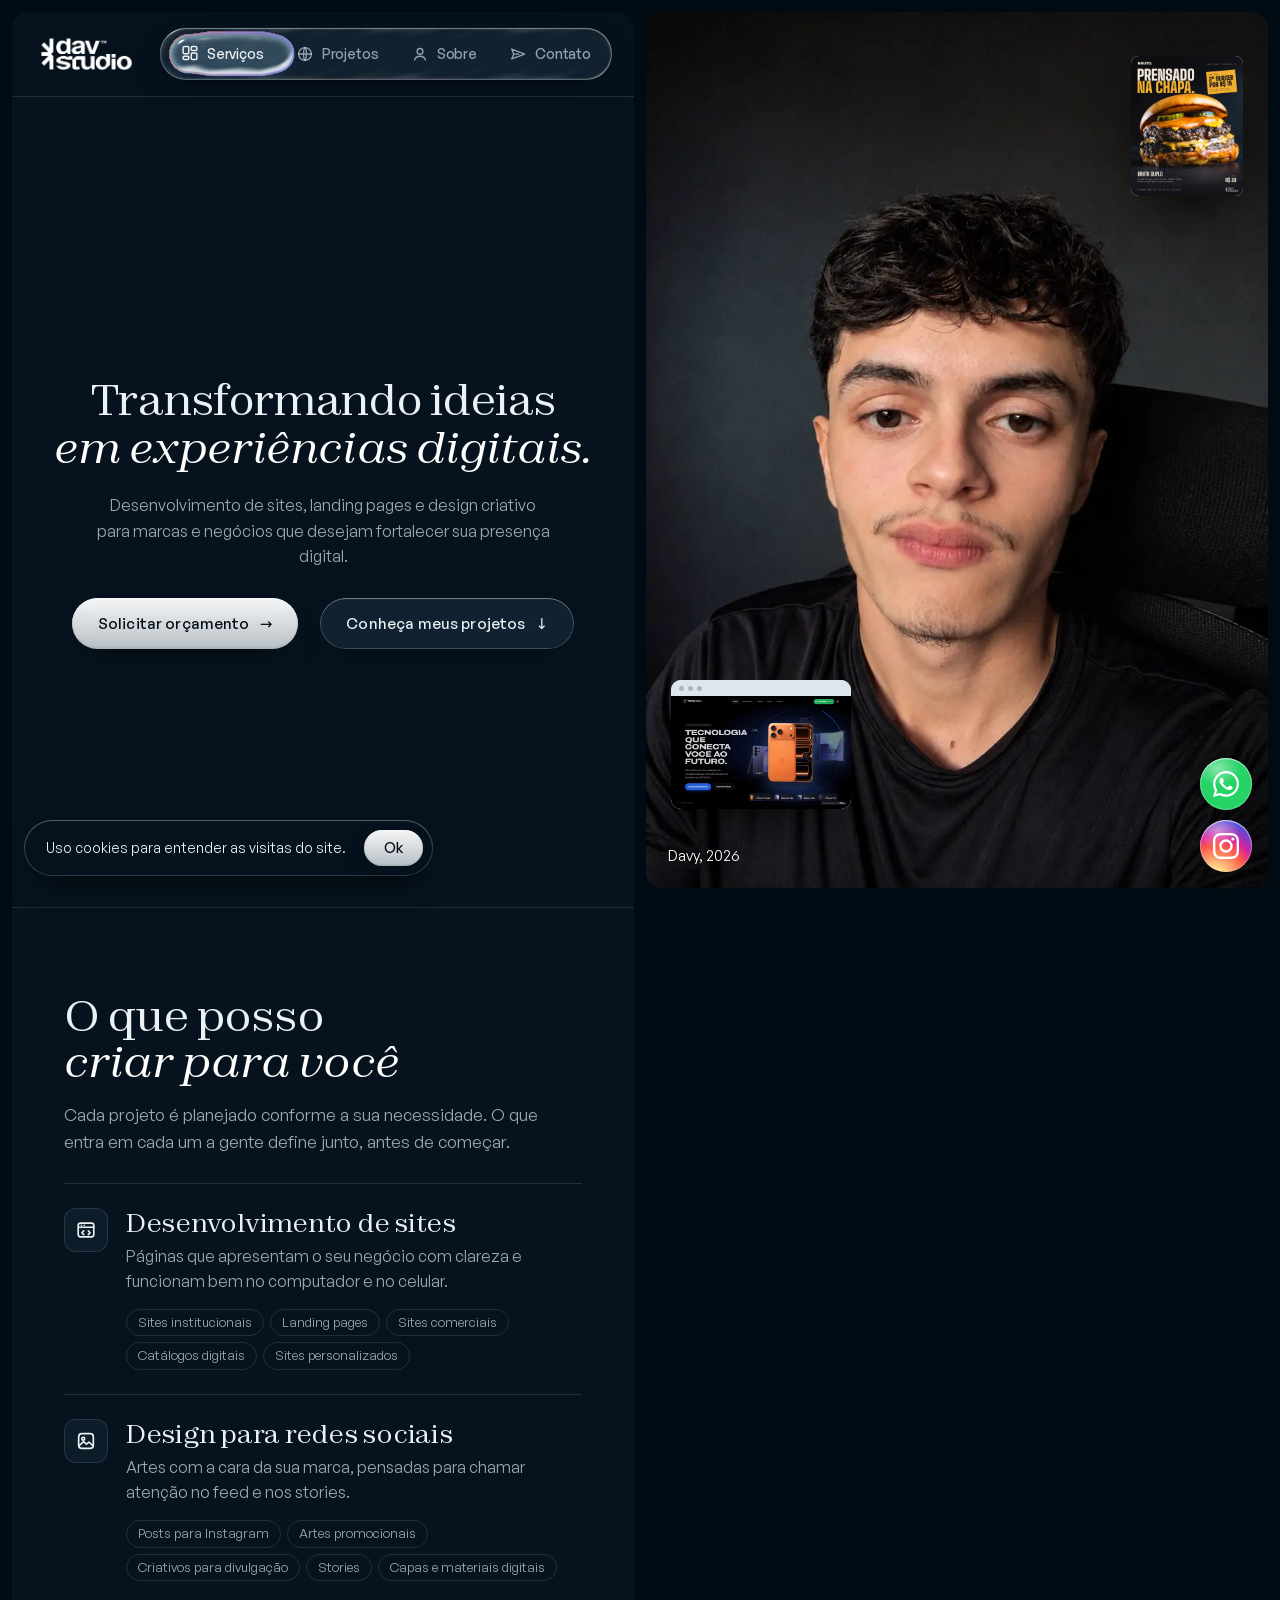
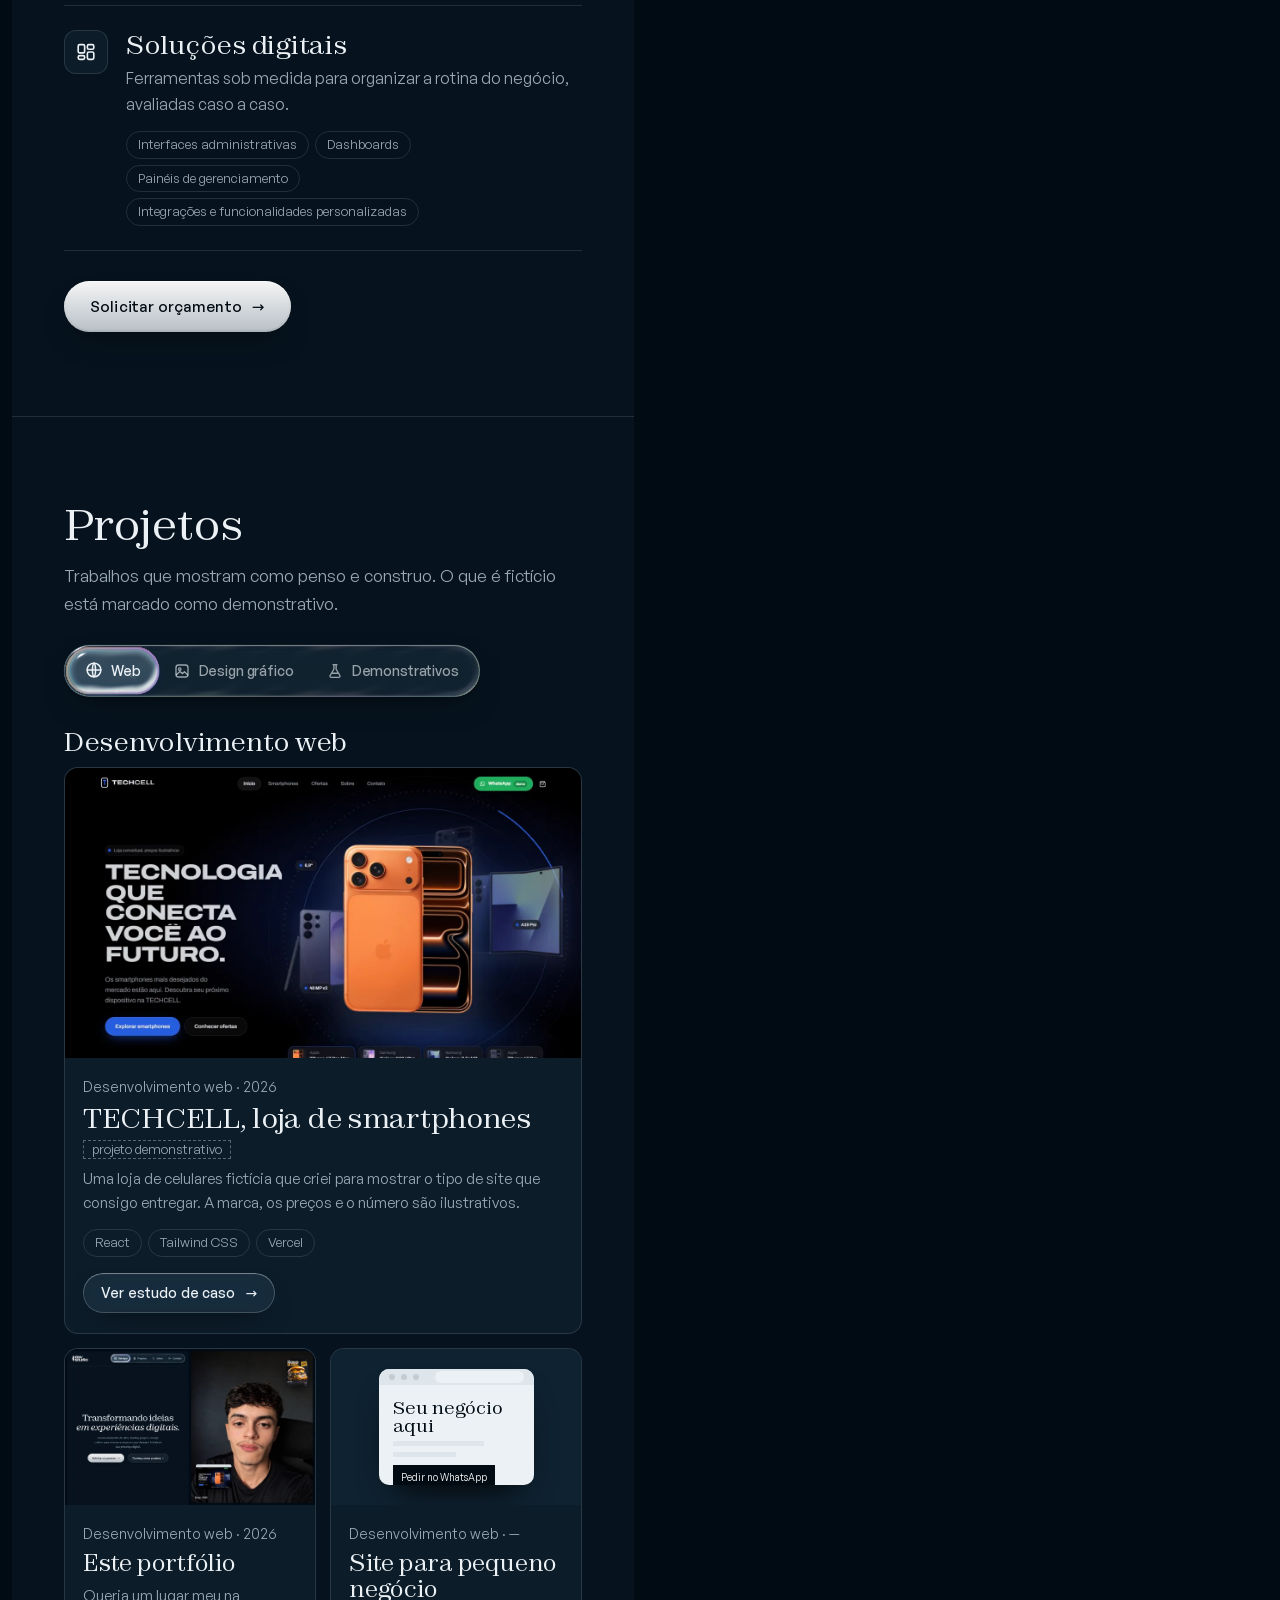
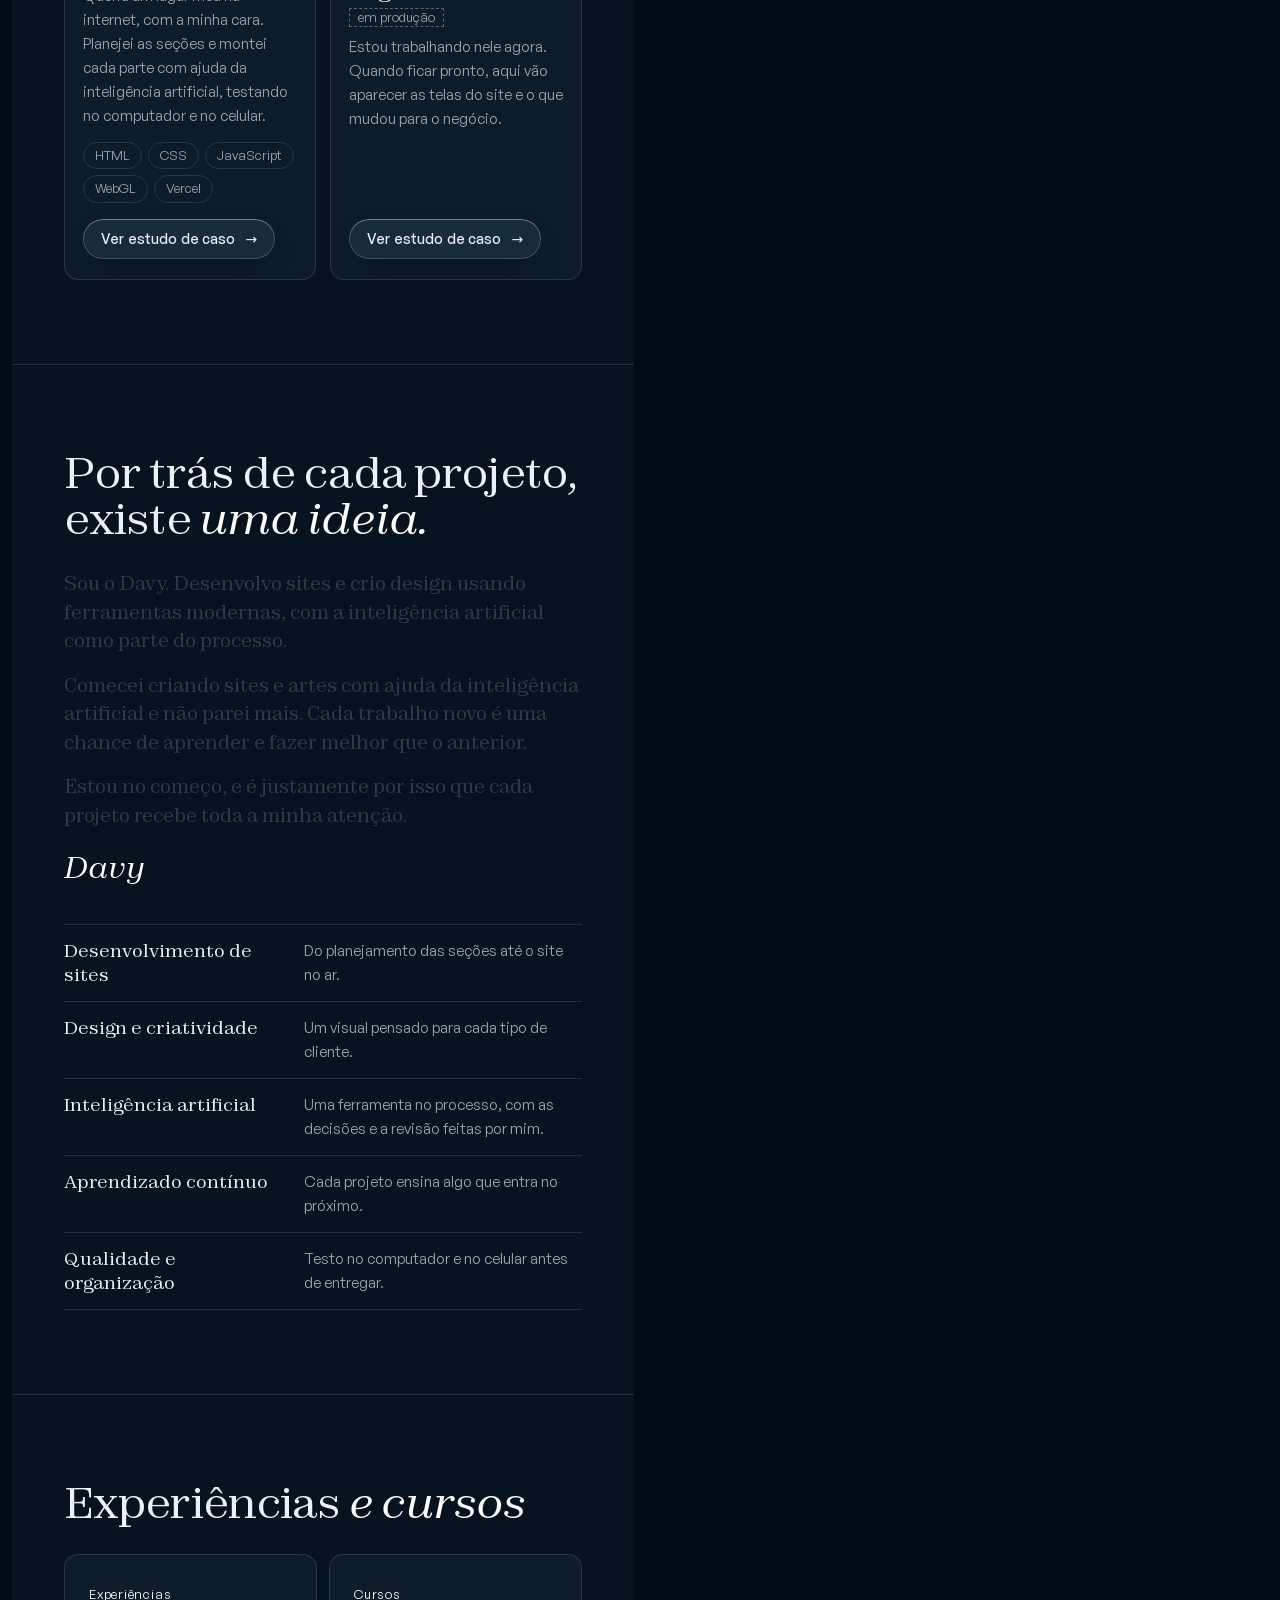
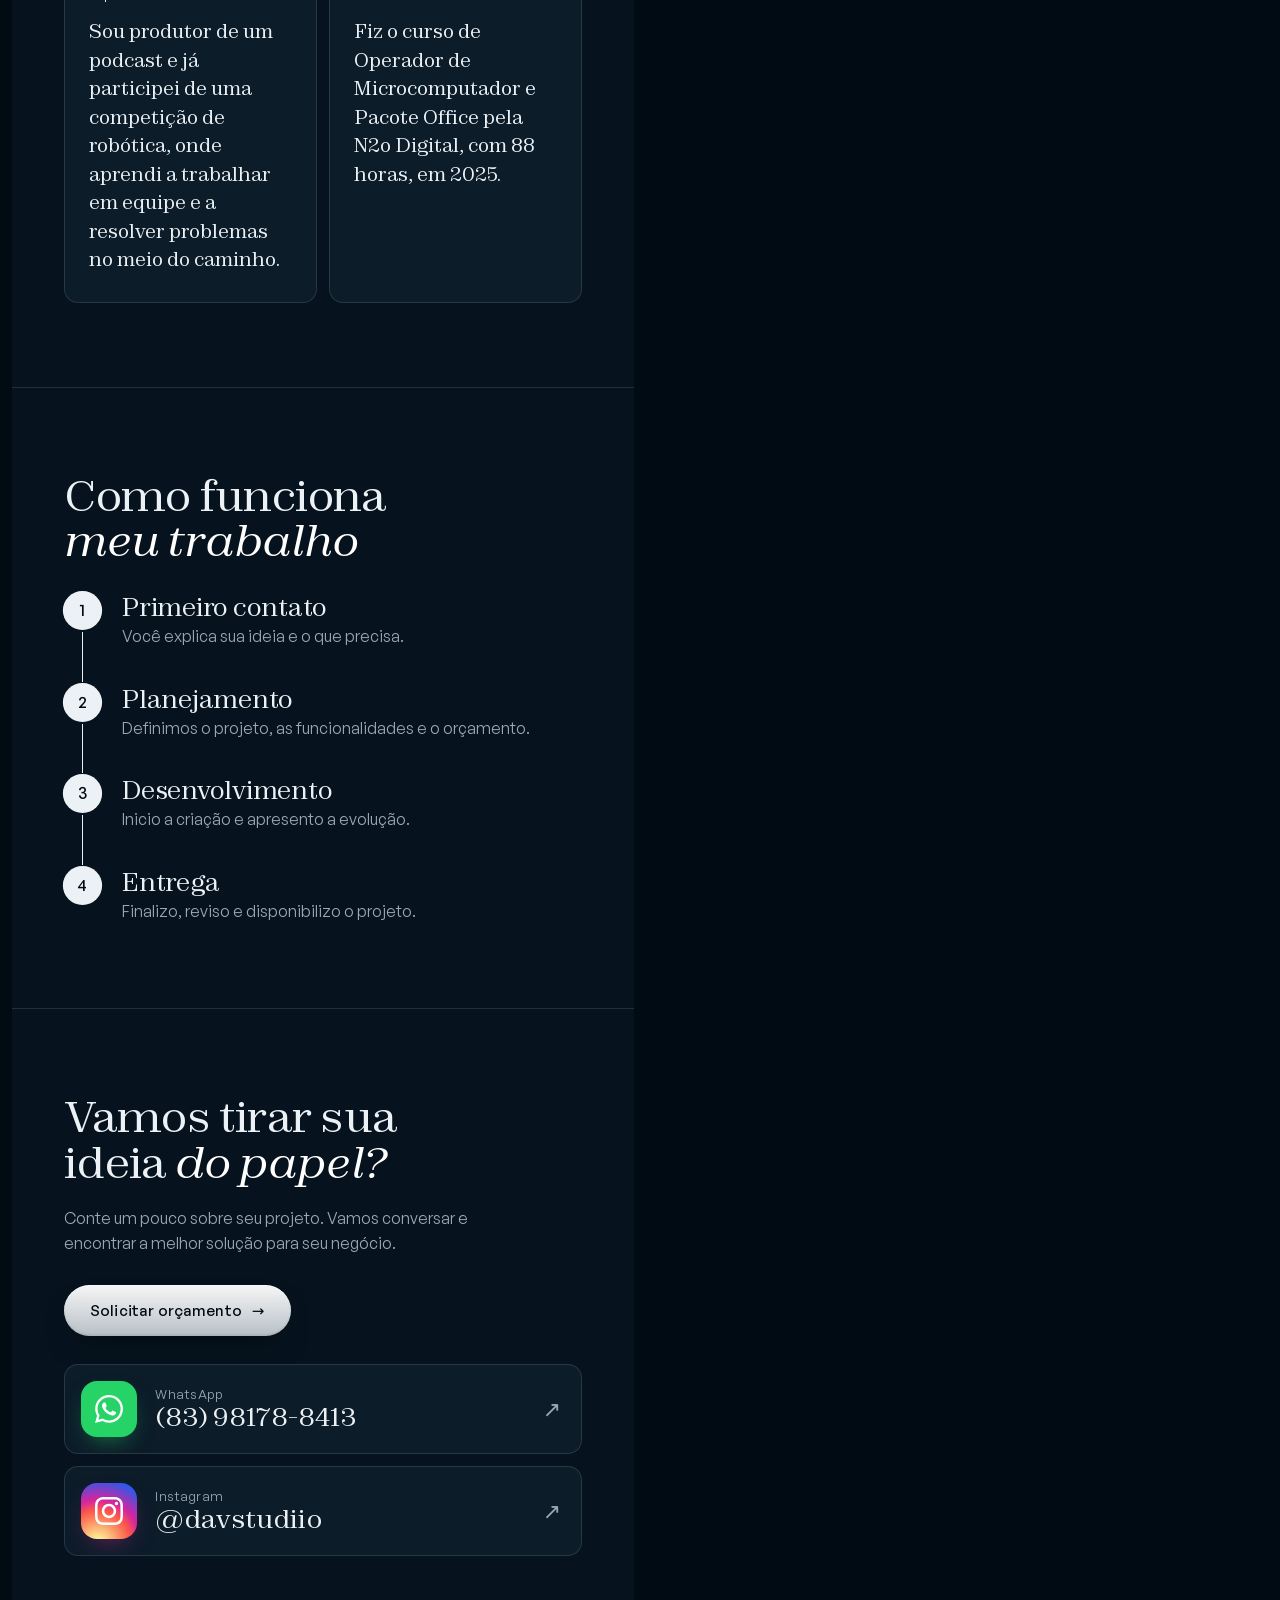
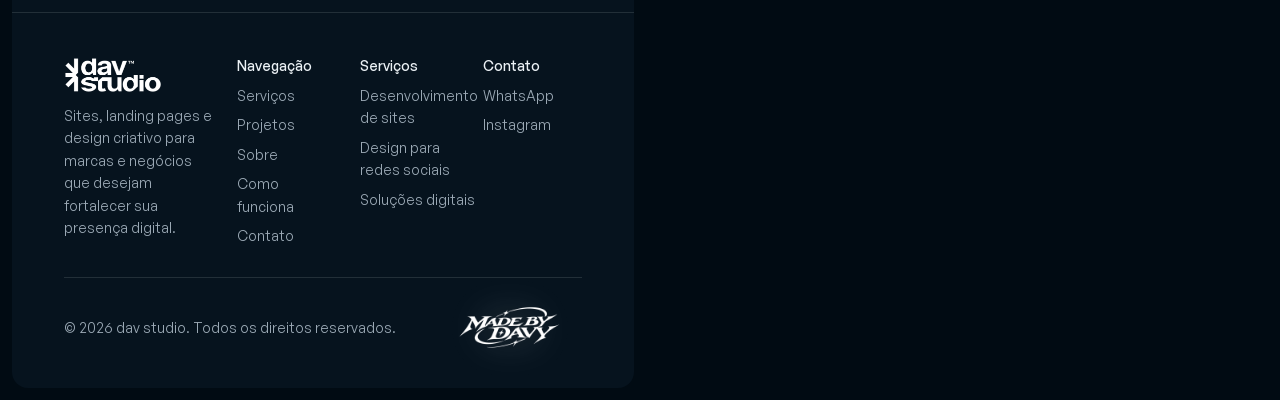
<file: index.html>
<!DOCTYPE html>
<html lang="pt-BR"><head><meta charset="utf-8"><meta name="viewport" content="width=device-width,initial-scale=1,viewport-fit=cover">
<script async src="https://www.googletagmanager.com/gtag/js?id=G-4ET2LEHL5F"></script>
<script>
window.dataLayer = window.dataLayer || [];
function gtag(){dataLayer.push(arguments);}
gtag('js', new Date());
gtag('config', 'G-4ET2LEHL5F');
</script>
<meta name="google-site-verification" content="u8LvB6zqidbPJ_lg7L8ZKuDj4T1V-CcwPsqxMYzYj6g">
<title>dav studio · Sites, landing pages e design, por Davy</title>
<meta name="description" content="dav studio é o estúdio de Davy: desenvolvimento de sites, landing pages e design criativo para marcas e negócios que desejam fortalecer sua presença digital.">
<meta name="robots" content="index,follow,max-image-preview:large">
<link rel="canonical" href="https://davstudiio.vercel.app/">
<meta name="theme-color" content="#010b13">
<meta property="og:type" content="website">
<meta property="og:locale" content="pt_BR">
<meta property="og:site_name" content="dav studio">
<meta property="og:url" content="https://davstudiio.vercel.app/">
<meta property="og:title" content="dav studio · Sites, landing pages e design, por Davy">
<meta property="og:description" content="Desenvolvimento de sites, landing pages e design criativo para marcas e negócios.">
<meta property="og:image" content="https://davstudiio.vercel.app/assets/og-image.jpg">
<meta property="og:image:width" content="1200">
<meta property="og:image:height" content="630">
<meta property="og:image:alt" content="dav studio: transformando ideias em experiências digitais">
<meta name="twitter:card" content="summary_large_image">
<script type="application/ld+json">
{"@context":"https://schema.org","@graph":[
{"@type":"WebSite","@id":"https://davstudiio.vercel.app/#site","url":"https://davstudiio.vercel.app/","name":"dav studio","inLanguage":"pt-BR","publisher":{"@id":"https://davstudiio.vercel.app/#davy"}},
{"@type":"Person","@id":"https://davstudiio.vercel.app/#davy","name":"Davy","url":"https://davstudiio.vercel.app/","image":"https://davstudiio.vercel.app/assets/davy.jpg","worksFor":{"@id":"https://davstudiio.vercel.app/#studio"},"knowsAbout":["Desenvolvimento de sites","Design para redes sociais"]},
{"@type":"Organization","@id":"https://davstudiio.vercel.app/#studio","name":"dav studio","url":"https://davstudiio.vercel.app/","logo":"https://davstudiio.vercel.app/assets/logo-davstudio.png","founder":{"@id":"https://davstudiio.vercel.app/#davy"},"sameAs":["https://www.instagram.com/davstudiio/"],"makesOffer":[{"@type":"Offer","itemOffered":{"@type":"Service","name":"Desenvolvimento de sites"}},{"@type":"Offer","itemOffered":{"@type":"Service","name":"Design para redes sociais"}},{"@type":"Offer","itemOffered":{"@type":"Service","name":"Soluções digitais"}}]}
]}
</script>
<link rel="icon" type="image/png" href="assets/favicon.png">
<link rel="apple-touch-icon" href="assets/apple-touch-icon.png">
<script>
/* na primeira visita o conteúdo espera a abertura terminar, com as fontes já prontas */
try { if (!sessionStorage.getItem("dav-abertura") && !matchMedia("(prefers-reduced-motion: reduce)").matches) document.documentElement.classList.add("abrindo"); } catch {}
</script>
<link rel="preload" as="font" type="font/woff2" href="assets/fontes/zodiak-400-normal.woff2" crossorigin>
<link rel="preload" as="font" type="font/woff2" href="assets/fontes/general-sans-400-normal.woff2" crossorigin>
<link rel="preload" as="image" href="assets/davy.webp">
<style>
@font-face{font-family:Zodiak;src:url(assets/fontes/zodiak-400-normal.woff2) format("woff2");font-weight:400;font-style:normal;font-display:swap}
@font-face{font-family:Zodiak;src:url(assets/fontes/zodiak-400-italic.woff2) format("woff2");font-weight:400;font-style:italic;font-display:swap}
@font-face{font-family:"General Sans";src:url(assets/fontes/general-sans-400-normal.woff2) format("woff2");font-weight:400;font-style:normal;font-display:swap}
@font-face{font-family:"General Sans";src:url(assets/fontes/general-sans-500-normal.woff2) format("woff2");font-weight:500 600;font-style:normal;font-display:swap}
:root{
  --fundo:#010b13;--cartao:#06131e;--cartao-2:#0c1c29;--linha:rgb(235 241 245/.12);
  --osso:#ebf1f5;--suave:#9aa8b4;--mech:#ebf1f5;--mech-luz:#ffffff;--tinta:#010b13;
  --titulo:Zodiak,Georgia,serif;--texto:'General Sans',system-ui,sans-serif;--saida:cubic-bezier(.16,1,.3,1);--mola:cubic-bezier(.34,1.4,.64,1)
}
*{box-sizing:border-box;margin:0}
html{scroll-behavior:smooth;-webkit-text-size-adjust:100%}
body{background:var(--fundo);color:var(--osso);font-family:var(--texto);font-size:16px;line-height:1.6;overflow-x:clip}
::selection{background:#fff;color:var(--tinta)}
a{color:inherit}
:focus-visible{outline:2px solid var(--mech-luz);outline-offset:4px}

.pagina{display:grid;grid-template-columns:1fr 1fr;gap:12px;padding:12px}
.cartao{background:var(--cartao);border-radius:16px;overflow:clip;position:relative}

/* faixa = onda do podcast; reage à velocidade da rolagem */
.topo{display:flex;justify-content:space-between;align-items:center;gap:16px;padding:16px 22px 16px 28px;border-bottom:1px solid var(--linha);font-size:14px}
.topo__marca{display:block;line-height:0}.topo__marca img{height:34px;width:auto}
.faixa{display:flex;align-items:flex-end;height:60px;gap:4px;padding:0 22px;border-bottom:1px solid var(--linha)}
.faixa i{flex:1;height:100%;background:var(--mech);border-radius:2px 2px 0 0;transform-origin:bottom;transform:scaleY(var(--a,.2));transition:transform .18s linear}

/* ---------- tela de carregamento ---------- */
.carregando{position:fixed;inset:0;z-index:100;display:grid;place-items:center;background:var(--fundo);transition:clip-path 1s var(--saida)}
.carregando.saiu{clip-path:inset(0 0 100% 0)}
.carregando__marca{position:relative;width:min(300px,70vw);animation:flutua 3s ease-in-out infinite}
.carregando__marca img{display:block;width:100%;height:auto}
.carregando__fundo{opacity:.14}
.carregando__marca::before{content:"";position:absolute;inset:-10% -6%;border-radius:50%;background:radial-gradient(closest-side,rgb(255 255 255/.16),transparent);filter:blur(18px);opacity:calc(var(--p-num,0) * .01)}
.carregando__frente{position:absolute;inset:0;-webkit-mask-image:linear-gradient(90deg,#000 calc(var(--p,0%) - 6%),transparent calc(var(--p,0%) + 6%));mask-image:linear-gradient(90deg,#000 calc(var(--p,0%) - 6%),transparent calc(var(--p,0%) + 6%))}
/* a capa só começa a entrar depois do carregamento */
body.carregando-ativo .abre *{animation-play-state:paused!important}
.abrindo main{visibility:hidden}

/* ---------- abertura ---------- */
.abre{min-height:calc(100svh - 90px);display:flex;flex-direction:column;align-items:center;justify-content:center;text-align:center;padding:48px 40px}
.marca{font-family:var(--titulo);font-size:28px;font-weight:500;letter-spacing:.01em}
.abre h1{font-family:var(--titulo);font-weight:400;font-size:clamp(38px,3.4vw,60px);line-height:1.04;text-wrap:balance;letter-spacing:-.02em;margin:22px 0 20px}
.abre h1 .l{display:block;overflow:hidden;padding-bottom:.06em}
.abre h1 .l span{display:inline-block;transform:translateY(105%);animation:sobe 1.1s var(--saida) forwards}
.abre h1 .l:nth-child(2) span{animation-delay:.12s;font-style:italic;color:var(--mech-luz)}
.abre p{max-width:46ch;color:var(--suave);opacity:0;animation:aparece .9s var(--saida) .45s forwards}
.acoes{display:flex;flex-wrap:wrap;justify-content:center;gap:22px;margin-top:28px;opacity:0;animation:aparece .9s var(--saida) .6s forwards}
.links{display:flex;gap:22px;margin-top:38px;font-size:15px;opacity:0;animation:aparece .9s var(--saida) .75s forwards}
.links a{text-decoration:none;position:relative}
.links a::after{content:"";position:absolute;left:0;right:0;bottom:-3px;height:1px;background:currentColor;transform:scaleX(.3);transform-origin:left;transition:transform .35s var(--saida)}
.links a:hover::after{transform:scaleX(1)}
.marca{opacity:0;animation:aparece .9s var(--saida) .05s forwards}
@keyframes sobe{to{transform:none}}
@keyframes aparece{from{opacity:0;transform:translateY(14px)}to{opacity:1;transform:none}}

.botao{position:relative;overflow:hidden;display:inline-flex;align-items:center;gap:10px;padding:15px 26px;font:500 15px var(--texto);letter-spacing:.01em;text-decoration:none;border-radius:999px;cursor:pointer;border:0;
  transition:transform .14s,background .25s,color .25s,border-color .25s}
.botao:active{transform:scale(.96)}
.botao__txt{display:inline-block}
/* seta que escorrega: a seta sai pela direita e uma cópia entra pela esquerda */
.botao .seta{position:relative;display:inline-block;overflow:hidden;line-height:1;vertical-align:middle}
.botao .seta b{display:block;font-weight:inherit;transition:transform .45s var(--saida);text-shadow:-1.6em 0 0 currentColor}
.botao .seta b{transform:translateX(0)}
.botao:hover .seta b,.botao:focus-visible .seta b{transform:translateX(1.6em)}
.botao .seta--esq b{text-shadow:1.6em 0 0 currentColor}
.botao:hover .seta--esq b,.botao:focus-visible .seta--esq b{transform:translateX(-1.6em)}
.botao .seta--baixo b{text-shadow:0 -1.4em 0 currentColor}
.botao:hover .seta--baixo b,.botao:focus-visible .seta--baixo b{transform:translateY(1.4em)}
.botao::before{content:"";position:absolute;inset:0;border-radius:inherit;pointer-events:none;opacity:0;transition:opacity .35s;
  background:radial-gradient(90px 60px at var(--gx,50%) var(--gy,0%),rgba(255,255,255,.55),rgba(255,255,255,0) 70%);mix-blend-mode:soft-light}
.botao:hover::before{opacity:1}
.botao::after{content:"";position:absolute;inset:0;border-radius:inherit;pointer-events:none;
  box-shadow:inset 0 1px 1px rgba(255,255,255,.55),inset 0 -1px 2px rgba(1,11,19,.18),inset 0 0 0 1px rgba(255,255,255,.18)}
.onda-agua{position:absolute;width:12px;height:12px;margin:-6px 0 0 -6px;border-radius:50%;pointer-events:none;
  border:1.5px solid rgba(255,255,255,.7);box-shadow:0 0 0 1px rgba(1,11,19,.08);animation:ondaAgua .7s cubic-bezier(.16,1,.3,1) forwards}
@keyframes ondaAgua{to{transform:scale(18);opacity:0;border-width:.5px}}
.botao--cheio{color:var(--tinta);background:linear-gradient(180deg,rgba(255,255,255,.96),rgba(235,241,245,.78));
  -webkit-backdrop-filter:blur(12px) saturate(1.3);backdrop-filter:blur(12px) saturate(1.3);box-shadow:0 14px 30px -14px rgba(0,0,0,.65)}
.botao--cheio:hover{background:linear-gradient(180deg,#fff,rgba(235,241,245,.9))}
.botao--cheio .onda-agua{border-color:rgba(1,11,19,.35)}
.botao--linha{color:var(--osso);background:rgba(235,241,245,.06);border:0;
  -webkit-backdrop-filter:blur(12px) saturate(1.3) brightness(1.1);backdrop-filter:blur(12px) saturate(1.3) brightness(1.1);box-shadow:0 12px 28px -14px rgba(0,0,0,.7)}
.botao--linha::after{box-shadow:inset 0 1px 1px rgba(255,255,255,.3),inset 0 0 0 1px rgba(235,241,245,.2)}
.botao--linha:hover{background:rgba(235,241,245,.12)}

/* ---------- seções ---------- */
.secao{padding:84px 52px;border-top:1px solid var(--linha)}
.secao h2{font-family:var(--titulo);font-weight:400;font-size:44px;letter-spacing:-.02em;line-height:1.04;margin-bottom:28px;text-wrap:balance}
.secao h2 em{font-style:italic;color:var(--mech-luz)}
.carta p{max-width:50ch;margin-bottom:16px;font-size:19px;font-family:var(--titulo);line-height:1.5}
.carta .palavra{opacity:.18;transition:opacity .5s ease}
.carta .palavra.acesa{opacity:1}
.carta .ass{font-family:var(--titulo);font-style:italic;font-size:30px;color:var(--mech-luz);margin-top:8px}

.selo{display:inline-block;margin-left:8px;padding:1px 8px;border:1px dashed rgb(235 241 245/.35);font-size:13px;color:var(--suave);vertical-align:middle}

/* abas de projetos */
.aba-painel{animation:aparece .5s var(--saida)}
.obras-nota{margin-bottom:18px;color:var(--suave);font-size:15px}
.obras{display:grid;grid-template-columns:repeat(3,1fr);gap:18px 10px}
.obras button,.obras a{display:block;padding:0;border:0;background:none;color:inherit;font:inherit;text-align:left;text-decoration:none;cursor:pointer}
.obras span{display:block;overflow:hidden;border-radius:10px;background:var(--cartao-2)}
.obras img{display:block;width:100%;aspect-ratio:4/5;object-fit:cover;transition:transform .5s var(--saida)}
.obras button:hover img,.obras a:hover img{transform:scale(1.04)}
.obras b{display:block;margin-top:8px;font-family:var(--titulo);font-weight:400;font-size:18px;line-height:1.15}
.obras small{display:block;margin-top:2px;color:var(--suave);font-size:14px;line-height:1.3}
.obras-contato{margin-top:32px;padding-top:24px;border-top:1px solid var(--linha)}
.obras-contato p{margin-bottom:16px;font-family:var(--titulo);font-size:24px;line-height:1.2}
.obras-contato div{display:flex;flex-wrap:wrap;gap:10px}

.menu-folha{columns:2;column-gap:40px}
.menu-folha p{break-inside:avoid;display:flex;gap:8px;padding:8px 0;border-bottom:1px dotted rgb(235 241 245/.2)}
.menu-folha p span{flex:1}.menu-folha p small{color:var(--mech-luz);font-size:15px}
.caixas{display:grid;grid-template-columns:1fr 1fr;gap:12px}
.caixa{position:relative;overflow:hidden;padding:26px 24px 28px;border:1px solid var(--linha);border-radius:14px;background:var(--cartao-2);transition:transform .4s var(--saida),border-color .3s}
.caixa:hover{transform:translateY(-4px);border-color:rgb(235 241 245/.4)}
.caixa__rotulo{display:inline-block;font-size:13px;letter-spacing:.06em;color:var(--mech-luz);margin-bottom:12px}
.caixa p{font-family:var(--titulo);font-size:19px;line-height:1.5}
.entra.visivel .caixa{animation:aparece .8s var(--saida) both}.entra.visivel .caixa+.caixa{animation-delay:.12s}
.resumo{font-family:var(--titulo);font-size:23px;line-height:1.5;max-width:44ch}
.contato{display:flex;flex-direction:column;padding-bottom:56px}
.vitrine{display:none;position:relative;height:240px;margin:-20px -52px 44px;overflow:hidden}
.slides{position:absolute;inset:0}
.slide{position:absolute;inset:0;display:grid;place-items:center;transform:translateX(102%);transition:transform 1s var(--saida)}
.slide.on{transform:none}.slide.foi{transform:translateX(-102%)}
.slide .nav,.slide .cel,.slide .marca-peca{transform:scale(.62)}
.slide .mock-site{transform:scale(.62)}.slide .dupla{transform:scale(.72)}.slide .dupla .cel{transform:none}.slide .mock-site .nav,.slide .mock-site .cel{transform:none}
.q-contato .slide .mock-site{transform:none;width:64%}.q-contato .slide .dupla{transform:none;width:72%}
.slide b.tit{position:absolute;left:52px;bottom:14px;font-family:var(--titulo);font-weight:400;font-size:18px;color:var(--osso)}
.pontos{position:absolute;right:52px;bottom:18px;display:flex;gap:6px}.pontos i{width:6px;height:6px;border-radius:50%;background:var(--linha)}.pontos i.on{background:var(--mech-luz)}
.q-contato .slide .nav,.q-contato .slide .cel,.q-contato .slide .marca-peca{transform:none}.q-contato .slide b.tit{left:24px;bottom:56px;font-size:24px}.q-contato .slide .nav{width:62%}.q-contato .pontos{right:24px;bottom:62px}
.contato-intro{color:var(--suave);max-width:44ch;margin:-8px 0 28px}
.redes{display:grid;gap:12px}
.rede{position:relative;overflow:hidden;display:flex;align-items:center;gap:18px;padding:16px 20px 16px 16px;border:1px solid var(--linha);border-radius:14px;background:var(--cartao-2);text-decoration:none;transition:border-color .3s,transform .35s var(--saida)}
.rede::before{content:"";position:absolute;inset:0;background:var(--marca);opacity:0;transition:opacity .4s var(--saida)}
.rede:hover{transform:translateY(-3px);border-color:transparent}.rede:hover::before{opacity:.14}
.rede:active{transform:scale(.985)}
.rede__logo{position:relative;flex:none;display:grid;place-items:center;width:56px;height:56px;border-radius:16px;background:var(--marca);box-shadow:0 10px 24px -10px var(--sombra);transition:transform .45s var(--mola)}
.rede:hover .rede__logo{transform:rotate(-8deg) scale(1.06)}
.rede__logo svg{width:28px;height:28px;fill:#fff}
.rede__txt{position:relative;font-family:var(--titulo);font-size:26px;line-height:1.15}
.rede__txt small{display:block;font-family:var(--texto);font-size:13px;letter-spacing:.04em;color:var(--suave)}
.rede__seta{position:relative;margin-left:auto;font-size:22px;color:var(--suave);transition:transform .35s var(--saida),color .3s}
.rede:hover .rede__seta{transform:translate(4px,-4px);color:var(--osso)}
.rede--zap{--marca:#25d366;--sombra:rgb(37 211 102/.6)}
.rede--insta{--marca:radial-gradient(circle at 30% 107%,#fdf497 0%,#fdf497 5%,#fd5949 45%,#d6249f 60%,#285aeb 90%);--sombra:rgb(214 36 159/.55)}
.rodape{display:flex;flex-direction:column;align-items:center;gap:10px;padding:32px 24px 36px;border-top:1px solid var(--linha);color:var(--suave);font-size:14px}
@keyframes flutua{0%,100%{transform:translateY(0)}50%{transform:translateY(-8px)}}
@keyframes brilho{0%,100%{filter:drop-shadow(0 2px 6px rgb(255 255 255/.35)) drop-shadow(0 6px 18px rgb(255 255 255/.15))}33%{filter:drop-shadow(0 2px 8px rgb(255 255 255/.45)) drop-shadow(0 8px 22px rgb(255 255 255/.2))}66%{filter:drop-shadow(0 2px 8px rgb(255 255 255/.3)) drop-shadow(0 8px 22px rgb(255 255 255/.12))}}
.davy-plate{position:relative;display:block;padding:18px 32px;border-radius:999px;transition:transform .35s var(--saida)}
.davy-plate::before{content:"";position:absolute;inset:8% 12%;border-radius:inherit;background:radial-gradient(55% 120% at 50% 50%,rgb(255 255 255/.12),rgb(255 255 255/.05) 55%,transparent 78%);filter:blur(16px);opacity:.7;transition:opacity .35s,transform .35s}
.davy-plate:hover{transform:translateY(-6px) scale(1.06)}.davy-plate:hover::before{opacity:1;transform:scale(1.18)}
.davy-plate-img{position:relative;display:block;width:220px;max-width:62vw;height:auto;animation:flutua 6s ease-in-out infinite,brilho 7s ease-in-out infinite}
.contato .num{font-family:var(--titulo);font-size:clamp(40px,4.6vw,64px);line-height:1;letter-spacing:-.02em;display:inline-block;margin:6px 0 18px;text-decoration:none;transition:color .25s}
.contato .num:hover{color:var(--mech-luz)}

.entra{opacity:0;transform:translateY(28px);transition:opacity .9s var(--saida),transform .9s var(--saida)}
.entra.visivel{opacity:1;transform:none}

/* ---------- palco à direita ---------- */
.palco{position:sticky;top:12px;height:calc(100svh - 24px);border-radius:16px;overflow:hidden;background:#010b13}
.palco .q{position:absolute;inset:0;display:grid;place-items:center;clip-path:inset(100% 0 0 0);transition:clip-path 1s var(--saida)}
.palco .q.on{clip-path:inset(0 0 0 0);z-index:2}
.palco .q.sai{clip-path:inset(0 0 100% 0);z-index:1}
.palco .q>*{transform:scale(1.08);transition:transform 1.4s var(--saida)}
.palco .q.on>*{transform:none}
.q-foto .img{position:absolute;inset:0;background:url(assets/davy.webp) center 22%/cover}
.q-foto{animation:respira 12s ease-in-out infinite alternate}
@keyframes respira{to{background-position:center 30%}}
.q-carta{background:#ebf1f5}
.frase{font-family:var(--titulo);color:var(--tinta);text-align:center;font-size:clamp(40px,4vw,64px);line-height:1.05;letter-spacing:-.02em;padding:0 32px}
.frase span,.frase em{display:block}.frase em{font-style:italic}
.q-contato{background:#03101a}
.q-site{background:#0f2231}.q-proprio{background:#081723}.q-techcell{background:#050b18}.q-insta{background:#0a1a27}.q-pod{background:#010910}
.foto-livre{position:absolute;inset:0;background:#010910 38% center/cover}
.carregado .foto-livre{background-image:url(assets/microfone.webp)}
.foto-livre::after{content:"";position:absolute;inset:0;background:linear-gradient(115deg,rgb(1 11 19/.55),transparent 60%),linear-gradient(0deg,rgb(1 11 19/.6),transparent 40%);mix-blend-mode:normal}
.q-pod .foto-livre{filter:grayscale(1) contrast(1.08)}.q-marca{background:var(--osso)}
.legenda{position:absolute;left:22px;bottom:20px;z-index:5;font-size:15px;color:#fff;text-shadow:0 1px 10px rgb(0 0 0/.6)}
.palco:has(.q-carta.on) .legenda,.palco:has(.q-marca.on) .legenda{color:var(--tinta);text-shadow:none}

/* peças desenhadas (representações honestas) */
.nav{width:66%;aspect-ratio:4/3;background:#ebf1f5;color:#010b13;border-radius:10px;overflow:hidden;box-shadow:0 40px 80px -24px #000}
.nav .barra{height:26px;background:#dfe6eb;display:flex;gap:6px;align-items:center;padding:0 10px}
.nav .barra i{width:9px;height:9px;border-radius:50%;background:#c3ccd3}
.nav .barra u{margin-left:10px;flex:1;height:12px;background:#ebf1f5;border-radius:6px;text-decoration:none}
.nav .corpo{padding:24px}.nav .corpo b{display:block;font-family:var(--titulo);font-size:30px;font-weight:400;line-height:1}
.nav .corpo span{display:block;height:8px;background:#dfe6eb;margin-top:10px;width:72%}
.nav .corpo em{display:inline-block;margin-top:16px;background:var(--tinta);color:#fff;font-style:normal;font-size:14px;padding:7px 12px}
.mock-site{position:relative;width:76%;display:grid;place-items:center}
.mock-site .nav--foto{width:100%;aspect-ratio:auto}
.nav--foto img{display:block;width:100%;height:auto}
.mock-site .cel--foto{position:absolute;right:-8%;bottom:-16%;width:24%;padding:5px;border-radius:18px;aspect-ratio:auto;height:auto}
.cel--foto img{display:block;width:100%;height:auto;border-radius:13px}
.nav--mini .corpo{display:grid;grid-template-columns:1fr 1fr;gap:8px;padding:10px;height:calc(100% - 26px)}
.nav--mini .corpo>div:first-child{background:#06131e;border-radius:6px;display:grid;place-items:center;color:#ebf1f5;font-size:18px;text-align:center;line-height:1.1}
.nav--mini .corpo>div:last-child{border-radius:6px;background:#1a3042}
.mini-botoes{display:grid;align-content:center;gap:8px;padding:14px}.mini-botoes span{height:10px;border-radius:5px;background:rgb(255 255 255/.35)}.mini-botoes span:first-child{width:70%;background:#fff}
.cel{width:220px;aspect-ratio:9/18.5;background:#0a0505;border-radius:30px;padding:10px;box-shadow:0 40px 80px -24px #000,inset 0 0 0 2px #1a3042}
.cel .tela{height:100%;border-radius:22px;background:#ebf1f5;overflow:hidden;color:#010b13;font-size:13px}
.cel .perfil{display:flex;gap:8px;align-items:center;padding:30px 12px 10px}.cel .perfil i{width:34px;height:34px;border-radius:50%;background:var(--tinta)}
.dupla{display:flex;align-items:center;justify-content:center;gap:6%;width:88%}
.dupla .cel{flex:0 0 36%;width:auto;padding:7px;border-radius:24px}
.dupla .cel .tela{border-radius:18px;background:#fff}
.dupla .original{flex:0 0 52%;box-shadow:0 34px 70px -28px #000;border-radius:4px;overflow:hidden}
.rot{position:relative;display:grid}.rot>*{grid-area:1/1;opacity:0;transition:opacity .7s ease}.rot>.on{opacity:1}
.rot--img img{display:block;width:100%;aspect-ratio:4/5;object-fit:cover}
.post-topo{display:flex;align-items:center;gap:6px;padding:26px 8px 7px;font-size:10px}.post-topo i{flex:none;width:20px;height:20px;border-radius:50%;background:conic-gradient(#fd5949,#d6249f,#285aeb,#fdf497,#fd5949);box-shadow:inset 0 0 0 2px #fff,inset 0 0 0 9px #0f2231}
.post-topo b{font:600 10px/1.2 var(--texto);letter-spacing:0;white-space:nowrap;overflow:hidden;text-overflow:ellipsis}.post-topo .rot{min-width:0}.post-topo u{margin-left:auto;text-decoration:none;color:#526878;letter-spacing:1px}
.post-acoes{display:flex;gap:9px;padding:8px 8px 6px}.post-acoes svg{width:15px;height:15px;fill:none;stroke:#010b13;stroke-width:1.9;stroke-linejoin:round}
.post-linhas{display:grid;gap:5px;padding:2px 8px}.post-linhas span{height:5px;width:46%;border-radius:3px;background:#d3dce2}.post-linhas span+span{width:78%}
.cel .g{display:grid;grid-template-columns:repeat(3,1fr);gap:2px}.cel .g img{display:block;width:100%;aspect-ratio:4/5;object-fit:cover}.cel .g i{aspect-ratio:1;background:#0f2231}.cel .g i:nth-child(2n){background:#d3dce2}.cel .g i:nth-child(3n){background:#526878}
.onda{display:flex;align-items:center;gap:5px;height:170px}.onda i{width:7px;background:var(--mech-luz);border-radius:4px;animation:pulsa 1.1s ease-in-out infinite}
@keyframes pulsa{0%,100%{transform:scaleY(.35)}50%{transform:scaleY(1)}}
.pod{display:grid;justify-items:center;gap:26px;color:var(--osso)}.pod b{font-family:var(--titulo);font-weight:400;font-size:28px}
.marca-peca{display:grid;justify-items:center;gap:14px;color:#010b13}
.marcas6{display:grid;grid-template-columns:repeat(3,92px);gap:8px}.marcas6 i{display:grid;place-items:center;aspect-ratio:1;border-radius:10px;box-shadow:0 18px 30px -18px rgb(0 0 0/.6)}.marcas6 svg{width:46%;height:46%}
.marca-peca>b{font-family:var(--titulo);font-weight:400;font-size:24px}
.marca-peca .sim{font-family:var(--titulo);width:120px;height:120px;border-radius:50%;background:var(--tinta);display:grid;place-items:center;color:#fff;font-size:64px;font-style:italic}
.marca-peca .cores{display:flex;gap:8px}.marca-peca .cores i{width:34px;height:34px;border-radius:4px}

/* ---------- painel de detalhes ---------- */
dialog{margin:auto;width:min(1100px,calc(100vw - 32px));height:min(720px,calc(100svh - 32px));max-width:none;max-height:none;padding:0;border:1px solid var(--linha);border-radius:16px;background:var(--cartao);color:var(--osso);overflow:hidden}
dialog::backdrop{background:rgb(1 8 14/.82)}
dialog[open]{animation:painel .6s var(--saida)}
dialog[open]::backdrop{animation:fundo .4s ease}
@keyframes painel{from{opacity:0;transform:translateY(30px) scale(.96)}}
@keyframes fundo{from{opacity:0}}
.det{display:grid;grid-template-columns:1.1fr 1fr;height:100%}
.det .vis{margin:12px;border-radius:12px;position:relative;overflow:hidden;display:grid;place-items:center}
.galeria{display:grid;grid-template-columns:repeat(3,1fr);gap:10px;width:100%;height:100%;padding:18px;align-content:center}
.galeria button{display:block;padding:0;border:0;background:none;overflow:hidden;border-radius:6px;cursor:zoom-in}
.galeria img{display:block;width:100%;aspect-ratio:4/5;object-fit:cover;transition:transform .5s var(--saida)}
.galeria button:hover img{transform:scale(1.04)}
/* slide das artes */
#artes{width:100vw;height:100svh;border:0;border-radius:0;background:rgb(1 11 19/.97)}
#artes[open]{animation:fundo .35s ease}
.artes{display:grid;grid-template-rows:auto 1fr auto;height:100%;padding:18px 24px 22px}
.artes__topo{display:flex;align-items:center;gap:14px;min-height:44px;padding-right:56px}
.artes__aviso{display:inline-flex;align-items:center;gap:8px;padding:7px 14px;border-radius:999px;background:rgba(235,241,245,.08);box-shadow:inset 0 0 0 1px rgba(235,241,245,.16);font-size:13px;color:var(--osso)}
.artes__aviso::before{content:"";width:6px;height:6px;border-radius:50%;background:var(--osso)}
.artes__conta{margin-left:auto;font-size:14px;color:var(--suave);font-variant-numeric:tabular-nums}
.artes__palco{position:relative;display:grid;place-items:center;min-height:0;touch-action:pan-y}
.artes__palco img{position:absolute;inset:0;margin:auto;max-width:100%;max-height:100%;width:auto;height:auto;border-radius:6px;box-shadow:0 30px 70px -30px #000;user-select:none;-webkit-user-drag:none}
.artes__seta{position:absolute;top:50%;translate:0 -50%;z-index:2;width:52px;height:52px;border-radius:50%;border:0;color:var(--osso);font-size:20px;cursor:pointer;background:rgba(235,241,245,.1);-webkit-backdrop-filter:blur(12px) saturate(1.3);backdrop-filter:blur(12px) saturate(1.3);box-shadow:inset 0 1px 1px rgba(255,255,255,.35),inset 0 0 0 1px rgba(235,241,245,.22),0 10px 24px -10px rgba(0,0,0,.7);transition:background .25s,transform .2s}
.artes__seta:hover{background:rgba(235,241,245,.18)}.artes__seta:active{transform:scale(.94)}
.artes__seta--esq{left:0}.artes__seta--dir{right:0}
.artes__rodape{display:flex;flex-direction:column;align-items:center;gap:12px;padding-top:16px}
.artes__nome{font-family:var(--titulo);font-size:22px}
.artes__pontos{display:flex;gap:8px}
.artes__pontos button{width:8px;height:8px;padding:0;border:0;border-radius:99px;background:rgba(235,241,245,.3);cursor:pointer;transition:width .35s var(--saida),background .25s}
.artes__pontos button[aria-current="true"]{width:24px;background:var(--osso)}
.det .txt{padding:36px 44px 22px 32px;display:flex;flex-direction:column;overflow:auto}
.det .txt>*{animation:aparece .7s var(--saida) both}.det .txt>:nth-child(2){animation-delay:.05s}.det .txt>:nth-child(3){animation-delay:.1s}.det .txt>:nth-child(4){animation-delay:.15s}
.det .meta{color:var(--mech-luz);font-size:15px}
.det h3{font-family:var(--titulo);font-weight:400;font-size:clamp(30px,2.9vw,40px);line-height:1.04;letter-spacing:-.02em;margin:4px 0 12px;text-wrap:balance}
.det .desc{color:var(--suave);font-size:16px;max-width:52ch}
.ficha{display:grid;grid-template-columns:repeat(3,1fr);margin:16px 0;border-top:1px solid var(--linha);border-bottom:1px solid var(--linha)}
.ficha div{padding:9px 12px 9px 0}.ficha div+div{padding-left:12px;border-left:1px solid var(--linha)}
.ficha dt{font-size:13px;letter-spacing:.02em;color:var(--suave)}.ficha dd{margin:0;font-size:16px}
.acoes-det{display:flex;flex-wrap:wrap;gap:10px}
.det__sub{margin:0 0 6px;font:500 14px var(--texto);color:var(--suave)}
.det__lista{display:grid;gap:4px;margin:0 0 16px;padding:0;list-style:none}
.det__lista li{position:relative;padding-left:16px;font-size:15px;line-height:1.4}
.det__lista li::before{content:"";position:absolute;left:0;top:.6em;width:6px;height:6px;border-radius:50%;background:var(--osso)}
.det .etiquetas{margin-bottom:18px}
.det .nav-det{gap:10px;flex-wrap:wrap;display:flex;justify-content:space-between;align-items:center;margin-top:auto;padding-top:20px;font-size:15px;color:var(--suave)}
.fechar{position:absolute;top:16px;right:16px;z-index:5;width:44px;height:44px;border-radius:50%;border:0;color:var(--osso);background:rgba(235,241,245,.1);-webkit-backdrop-filter:blur(12px) saturate(1.3);backdrop-filter:blur(12px) saturate(1.3);box-shadow:inset 0 1px 1px rgba(255,255,255,.35),inset 0 0 0 1px rgba(235,241,245,.22),0 10px 24px -10px rgba(0,0,0,.7);font-size:20px;cursor:pointer;transition:transform .3s var(--saida)}
.fechar:hover{transform:rotate(90deg)}
.flutua{position:fixed;right:28px;bottom:max(28px,env(safe-area-inset-bottom));z-index:40;display:flex;flex-direction:column;gap:10px;opacity:0;transform:translateY(16px);transition:opacity .6s var(--saida),transform .6s var(--saida)}
.flutua.mostrar{opacity:1;transform:none}
.flutua__item{position:relative;display:grid;place-items:center;width:52px;height:52px;border-radius:50%;background:var(--marca);box-shadow:0 12px 28px -10px rgb(0 0 0/.75);transition:transform .4s var(--mola)}
.flutua__item::after{content:"";position:absolute;inset:0;border-radius:50%;pointer-events:none;background:radial-gradient(70% 55% at 35% 20%,rgba(255,255,255,.45),rgba(255,255,255,0) 60%);box-shadow:inset 0 1px 1px rgba(255,255,255,.6),inset 0 0 0 1px rgba(255,255,255,.25)}
.flutua__item svg{position:relative;z-index:1;width:26px;height:26px;fill:#fff}
.flutua__item:hover{transform:scale(1.1) rotate(-6deg)}
.flutua__item:active{transform:scale(.95)}
.flutua__item span{position:absolute;right:calc(100% + 10px);top:50%;padding:6px 10px;border-radius:8px;background:var(--osso);color:#010b13;font-size:13px;font-weight:500;white-space:nowrap;opacity:0;transform:translate(6px,-50%);pointer-events:none;transition:opacity .25s,transform .25s var(--saida)}
.flutua__item:hover span,.flutua__item:focus-visible span{opacity:1;transform:translate(0,-50%)}
.flutua__item--zap{--marca:#25d366}
.flutua__item--insta{--marca:radial-gradient(circle at 30% 107%,#fdf497 0%,#fdf497 5%,#fd5949 45%,#d6249f 60%,#285aeb 90%)}

/* ---------- reforma: navegação fixa, serviços, estudos de caso, processo, orçamento ---------- */
html{scrollbar-color:#2a3d4d var(--fundo)}
section[id]{scroll-margin-top:84px}
.pular{position:fixed;left:16px;top:-60px;z-index:120;padding:10px 16px;border-radius:999px;background:var(--osso);color:var(--tinta);font-weight:500;text-decoration:none;transition:top .25s var(--saida)}
.pular:focus{top:16px}
.topo{position:sticky;top:0;z-index:30;background:color-mix(in srgb,var(--cartao) 90%,transparent);-webkit-backdrop-filter:blur(14px);backdrop-filter:blur(14px)}
.secao__intro{max-width:50ch;margin:-12px 0 28px;color:var(--suave);font-size:17px}
.secao h3{font-family:var(--titulo);font-weight:400;letter-spacing:-.01em}

/* primeira tela: trabalhos de verdade flutuando sobre a foto */
.cena{position:absolute;inset:0;pointer-events:none}
.cena figure{position:absolute;margin:0;overflow:hidden;background:#ebf1f5;box-shadow:0 26px 50px -18px rgb(0 0 0/.85);translate:calc(var(--px,0)*var(--f,10px)) calc(var(--py,0)*var(--f,10px));transition:translate .9s var(--saida);animation:aparece 1s var(--saida) 1s both}
.cena img{display:block;width:100%;height:auto}
.cena__site{left:4%;bottom:9%;width:29%;border-radius:10px;--f:14px}
.cena__barra{display:flex;gap:4px;align-items:center;height:16px;padding:0 8px;background:#dfe6eb}
.cena__barra i{width:5px;height:5px;border-radius:50%;background:#aab6bf}
.cena__post{right:4%;top:5%;width:18%;border-radius:8px;--f:-10px;animation-delay:1.15s}
.q-painel{background:#0a1a27}

/* ilustração de painel: representa o tipo de solução, sem dados */
.painel-mock{display:grid;grid-template-columns:18% 1fr;width:72%;aspect-ratio:4/3;border-radius:12px;overflow:hidden;background:#ebf1f5;box-shadow:0 40px 80px -24px #000}
.painel-mock aside{display:grid;align-content:start;gap:10px;padding:16px 12px;background:#06131e}
.painel-mock aside i{display:block;height:8px;border-radius:4px;background:rgb(235 241 245/.28)}
.painel-mock aside i:first-child{width:60%;background:#ebf1f5}
.painel-mock>div{display:grid;grid-template-rows:auto 1fr;gap:12px;padding:16px}
.painel-mock .topo-mock{display:grid;grid-template-columns:repeat(3,1fr);gap:10px}
.painel-mock .topo-mock i{height:46px;border-radius:8px;background:#dfe6eb}
.painel-mock .barras{display:flex;align-items:flex-end;gap:7%;padding:16px;border-radius:8px;background:#dfe6eb}
.painel-mock .barras i{flex:1;height:var(--a);border-radius:4px 4px 0 0;background:#06131e;transform-origin:bottom}
.q-painel.on .barras i{animation:sobeBarra 1s var(--saida) both}
.q-painel.on .barras i:nth-child(2){animation-delay:.08s}.q-painel.on .barras i:nth-child(3){animation-delay:.16s}.q-painel.on .barras i:nth-child(4){animation-delay:.24s}.q-painel.on .barras i:nth-child(5){animation-delay:.32s}
@keyframes sobeBarra{from{transform:scaleY(.1)}}

/* serviços */
.etiquetas{display:flex;flex-wrap:wrap;gap:6px;margin:0;padding:0;list-style:none}
.etiquetas li{padding:3px 11px;border:1px solid var(--linha);border-radius:999px;font-size:13px;line-height:1.5;color:var(--suave);transition:color .3s,border-color .3s}
.servicos{margin:0 0 30px;padding:0;list-style:none}
.servico{display:grid;grid-template-columns:44px 1fr;gap:18px;padding:24px 0;border-top:1px solid var(--linha);transition:padding .4s var(--saida)}
.servico:last-child{border-bottom:1px solid var(--linha)}
.servico__ico{display:grid;place-items:center;width:44px;height:44px;border-radius:12px;background:var(--cartao-2);box-shadow:inset 0 0 0 1px var(--linha);transition:background .3s,color .3s,transform .45s var(--mola)}
.servico__ico svg{width:22px;height:22px}
.servico h3{font-size:26px;line-height:1.15;margin-bottom:6px}
.servico p{max-width:48ch;margin-bottom:14px;color:var(--suave)}
@media (hover:hover){
  .servico:hover{padding-left:10px}
  .servico:hover .servico__ico{background:var(--osso);color:var(--tinta);transform:rotate(-6deg) scale(1.06)}
  .servico:hover .etiquetas li{color:var(--osso);border-color:rgb(235 241 245/.3)}
}
.entra.visivel .servico{animation:aparece .8s var(--saida) both}
.entra.visivel .servico:nth-child(2){animation-delay:.08s}.entra.visivel .servico:nth-child(3){animation-delay:.16s}.entra.visivel .servico:nth-child(4){animation-delay:.24s}

/* estudos de caso */
.abas{margin-bottom:30px}
.abas .nimbus-item{white-space:nowrap}
.rot-curto{display:none}
.painel__titulo{font-size:26px;line-height:1.15;margin-bottom:10px}
.casos{display:grid;grid-template-columns:repeat(2,minmax(0,1fr));gap:14px}
.caso{display:flex;flex-direction:column;overflow:hidden;border:1px solid var(--linha);border-radius:14px;background:var(--cartao-2);cursor:pointer;transition:transform .45s var(--saida),border-color .3s,box-shadow .45s var(--saida)}
.caso--grande{grid-column:1/-1}
.caso__capa{position:relative;display:grid;place-items:center;aspect-ratio:16/10;overflow:hidden;background:#0f2231}
.caso--grande .caso__capa{aspect-ratio:16/9}
.caso__capa>img{display:block;width:100%;height:100%;object-fit:cover;object-position:top;transition:transform .8s var(--saida)}
.caso__capa .nav{width:62%;box-shadow:0 18px 34px -16px #000}
.caso__capa .nav .corpo{padding:14px}.caso__capa .nav .corpo b{font-size:18px}.caso__capa .nav .corpo span{height:5px;margin-top:6px}.caso__capa .nav .corpo em{margin-top:8px;font-size:10px;padding:4px 8px}
.caso__capa .nav .barra{height:16px}.caso__capa .nav .barra i{width:6px;height:6px}
.caso__capa .marca-peca{transform:scale(.62)}
.caso__txt{display:flex;flex:1;flex-direction:column;align-items:flex-start;padding:18px 18px 20px}
.caso__cat{font-size:14px;color:var(--suave)}
.caso h4{margin:4px 0 8px;font-family:var(--titulo);font-weight:400;font-size:23px;line-height:1.15;letter-spacing:-.01em}
.caso--grande h4{font-size:28px}
.caso h4 .selo{margin-left:0;display:table;margin-top:6px;font-family:var(--texto);letter-spacing:0}
.caso__obj{margin-bottom:14px;color:var(--suave);font-size:15px}
.caso .etiquetas{margin-bottom:16px}
.caso .botao{margin-top:auto;padding:11px 18px;font-size:14px}
@media (hover:hover){
  .caso:hover{transform:translateY(-4px);border-color:rgb(235 241 245/.34);box-shadow:0 22px 40px -24px #000}
  .caso:hover .caso__capa>img{transform:scale(1.04)}
}
.casos--marcas .caso__capa{aspect-ratio:1}
.casos--marcas .caso__capa>img{object-position:center}
.selo{white-space:nowrap}

/* sobre */
.sobre__foto{display:none}
/* imagens que no computador ficam no palco: no celular entram dentro da seção */
.cena-cel{display:none}
.destaques{margin:34px 0 0;border-top:1px solid var(--linha)}
.destaques div{display:grid;grid-template-columns:minmax(0,1fr) minmax(0,1.25fr);gap:18px;padding:14px 0;border-bottom:1px solid var(--linha)}
.destaques dt{font-family:var(--titulo);font-size:18px;line-height:1.3}
.destaques dd{margin:0;color:var(--suave);font-size:15px}

/* processo: a linha vai se preenchendo conforme a rolagem */
.passos{margin:0;padding:0;list-style:none}
.passo{position:relative;padding:0 0 34px 58px}
.passo:last-child{padding-bottom:0}
.passo:not(:last-child)::before,.passo:not(:last-child)::after{content:"";position:absolute;left:18px;top:40px;bottom:2px;width:1px;background:var(--linha)}
.passo:not(:last-child)::after{background:var(--osso);transform:scaleY(0);transform-origin:top;transition:transform 1.1s var(--saida) .2s}
.passo.on::after{transform:none}
.passo__nr{position:absolute;left:0;top:0;display:grid;place-items:center;width:37px;height:37px;border-radius:50%;background:var(--cartao-2);box-shadow:inset 0 0 0 1px var(--linha);font-size:15px;font-weight:500;font-variant-numeric:tabular-nums;color:var(--suave);transition:background .5s,color .5s,transform .6s var(--mola)}
.passo.on .passo__nr{background:var(--osso);color:var(--tinta);transform:scale(1.06)}
.passo h3{font-size:25px;line-height:1.2;margin-bottom:2px}
.passo p{max-width:44ch;color:var(--suave)}

/* depoimentos: só aparecem quando existirem depoimentos reais */
.depoimentos{display:grid;gap:12px}
.depoimento{margin:0;padding:22px 24px;border:1px solid var(--linha);border-radius:14px;background:var(--cartao-2)}
.depoimento p{font-family:var(--titulo);font-size:19px;line-height:1.5}
.depoimento footer{margin-top:10px;color:var(--suave);font-size:14px}

/* contato */
.contato__cta{align-self:flex-start;margin-bottom:28px}

/* rodapé */
.rodape{display:block;padding:44px 52px 28px;text-align:left}
.rodape__grade{display:grid;grid-template-columns:minmax(0,1.5fr) repeat(3,minmax(0,1fr));gap:30px 24px}
.rodape__marca img{display:block;height:36px;width:auto;margin-bottom:12px}
.rodape__marca p{max-width:28ch}
.rodape h2{margin-bottom:10px;font:500 14px var(--texto);color:var(--osso)}
.rodape ul{display:grid;gap:7px;margin:0;padding:0;list-style:none}
.rodape li a{text-decoration:none;text-underline-offset:3px;transition:color .25s}
.rodape li a:hover{color:var(--osso);text-decoration:underline}
.rodape__base{display:flex;flex-wrap:wrap;align-items:center;justify-content:space-between;gap:12px;margin-top:30px;padding-top:18px;border-top:1px solid var(--linha)}
.davy-plate{padding:8px 16px}
.davy-plate-img{width:112px}

/* menu: nome completo quando cabe; sem espaço, só o item ativo mostra o nome */
@media (min-width:961px) and (max-width:1180px),(max-width:339px){
  .menu-agua .nimbus-label{position:absolute;width:1px;height:1px;overflow:hidden;clip:rect(0 0 0 0);white-space:nowrap}
  .menu-agua .nimbus-item[aria-current="true"] .nimbus-label{position:static;width:auto;height:auto;overflow:visible;clip:auto}
}
@media (min-width:340px) and (max-width:760px){
  .menu-agua .nimbus-label{position:static;width:auto;height:auto;overflow:visible;clip:auto}
}
/* celular: os quatro nomes do menu sempre à mostra; não cabem junto com os ícones */
@media (min-width:340px) and (max-width:560px){
  .menu-agua .nv-ico{display:none}
  .menu-agua .nimbus-item{padding:0 8px;font-size:13px}
  .topo{gap:8px}.topo .topo__marca img{height:22px}
}
@media (min-width:340px) and (max-width:374px){
  .menu-agua .nimbus-item{padding:0 6px;font-size:12.5px}
  .topo .topo__marca img{height:20px}
}
@media (max-width:339px){
  .menu-agua .nimbus-item[aria-current="true"] .nimbus-label{position:absolute;width:1px;height:1px;overflow:hidden;clip:rect(0 0 0 0)}
  .topo__marca img{height:24px}
}
/* abas de projetos: ícones e nomes longos só onde cabem */
@media (min-width:961px) and (max-width:1100px),(max-width:560px){.abas .nv-ico{display:none}}
@media (max-width:359px){
  .rot-longo{display:none}.rot-curto{display:inline}
}
@media (max-width:760px){
  .abas .nimbus-label{position:static;width:auto;height:auto;overflow:visible;clip:auto}
}
@media (max-width:374px){.abas .nimbus-item{padding:0 9px}}
@media (min-width:961px) and (max-width:1240px){.casos--marcas .caso__txt{padding:14px}}

/* ---------- tablet e celular ---------- */
@media (max-width:960px){
  .vitrine{display:block;margin:-10px -22px 32px;height:220px}.slide b.tit{left:22px}.pontos{right:22px}.contato{min-height:auto}
  .caixas{grid-template-columns:1fr}.caixa{padding:22px 20px 24px}.caixa p{font-size:18px}.topo{padding:14px 14px 14px 18px}.topo__marca img{height:28px}
.resumo{font-size:20px}.rede__txt{font-size:21px}.rede__logo{width:48px;height:48px;border-radius:14px}
  .pagina{grid-template-columns:1fr;gap:0;padding:10px 10px 24px}
  .pagina{grid-template-columns:minmax(0,1fr)}
  .palco{position:relative;top:0;height:40svh;order:-1;border-radius:16px}
  .cartao{margin-top:-28px;border-radius:18px;z-index:3}
.faixa{height:44px;padding:0 16px}
  .abre{min-height:auto;padding:36px 22px 44px}
  .abre h1{font-size:clamp(30px,8.8vw,60px)}
  .secao{padding:56px 22px}.secao h2{font-size:36px}
  .carta p{font-size:18px}
  .menu-folha{columns:1}
  .abas .nimbus-label{position:static;width:auto;height:auto;overflow:visible;clip:auto}
  .obras{grid-template-columns:repeat(2,1fr)}
  .det{grid-template-columns:1fr;grid-template-rows:38svh 1fr}
  .det .txt{padding:22px 20px 18px}
  dialog{width:100vw;height:100svh;border-radius:0;border:0}
  .ficha dd{font-size:16px}
  .artes{padding:14px 12px 18px}.artes__topo{flex-wrap:wrap;gap:8px;padding-right:52px}.artes__aviso{font-size:12px}
  .artes__seta{display:none}.artes__nome{font-size:19px}
  .flutua{right:16px;bottom:max(16px,env(safe-area-inset-bottom));gap:8px}
  .flutua__item{width:48px;height:48px}.flutua__item span{display:none}
  .cena-cel{display:grid;place-items:center;position:relative;height:220px;margin:14px 0 4px;border-radius:12px;overflow:hidden}
  .secao>h2+.cena-cel{margin:0 0 24px}
  .cena-cel .mock-site{width:min(68%,300px)}.cena-cel .mock-site .nav{width:100%}
  .cena-cel .painel-mock{width:min(66%,250px)}.painel-mock .topo-mock i{height:24px}.cena-cel .painel-mock>div{padding:10px;gap:8px}.cena-cel .painel-mock aside{padding:10px 8px;gap:6px}.cena-cel .painel-mock .barras{padding:8px}
  .cena-cel .dupla{width:min(62%,230px)}.cena-cel .dupla .cel{padding:4px;border-radius:14px}.cena-cel .dupla .cel .tela{border-radius:11px}.cena-cel .post-topo{padding:12px 5px 4px;gap:4px}.cena-cel .post-topo b,.cena-cel .post-topo u{font-size:6px}.cena-cel .post-acoes{gap:5px;padding:4px 5px}.cena-cel .post-linhas{gap:3px;padding:1px 5px}.cena-cel .post-linhas span{height:3px}.cena-cel .post-topo i{width:11px;height:11px}.cena-cel .post-acoes svg{width:9px;height:9px}
  .cena-cel .frase{font-size:32px;padding:0 16px}
  .rodape{padding:36px 22px 24px}.rodape__grade{grid-template-columns:repeat(3,minmax(0,1fr))}.rodape__marca{grid-column:1/-1}
  .sobre__foto{display:block;width:132px;height:auto;aspect-ratio:4/5;object-fit:cover;object-position:center 22%;margin-bottom:22px;border-radius:12px}
  .cena__site{left:3%;bottom:24%;width:24%;border-radius:7px}.cena__post{right:3%;top:5%;width:15%;border-radius:6px}.cena__barra{height:9px;padding:0 5px;gap:3px}.cena__barra i{width:3px;height:3px}
}
@media (min-width:561px) and (max-width:960px){
  .palco{height:min(50svh,70vw)}.q-foto .img{background-position:center 26%}
}
@media (max-width:560px){
  .acoes{flex-direction:column;align-self:stretch}.acoes .botao{justify-content:center}
  .obras-contato div{flex-direction:column}.obras-contato .botao{justify-content:center}
  .casos{grid-template-columns:minmax(0,1fr)}
  .casos--marcas .caso{flex-direction:row}.casos--marcas .caso__capa{flex:0 0 34%;aspect-ratio:auto}.casos--marcas .caso__txt{padding:14px;min-width:0}.casos--marcas h4{font-size:20px}.casos--marcas .caso__obj{font-size:14px}
  .destaques div{grid-template-columns:minmax(0,1fr);gap:2px}
  .contato__cta{align-self:stretch;justify-content:center}
  .servicos__cta{width:100%;justify-content:center}
  .servico{grid-template-columns:minmax(0,1fr);gap:12px}.servico h3{font-size:24px}
  .rodape__grade{grid-template-columns:repeat(2,minmax(0,1fr))}
  .rodape__base{justify-content:center;text-align:center}
}
@media (prefers-reduced-motion:reduce){.carregando{display:none}*,*::before,*::after{animation:none!important;transition:none!important}.entra{opacity:1;transform:none}.abre h1 .l span{transform:none}.abre p,.acoes,.links,.marca{opacity:1}.palco .q{clip-path:none;opacity:0}.palco .q.on{opacity:1}}
</style>
<noscript><style>.entra{opacity:1;transform:none}.carregando{display:none}.abre h1 .l span{transform:none}.abre p,.acoes{opacity:1}.palco .q-foto{clip-path:none}</style></noscript>
</head><body>
<div class="carregando" id="carregando" aria-hidden="true">
  <div class="carregando__marca"><img src="assets/logo-davstudio.png" alt="" class="carregando__fundo"><img src="assets/logo-davstudio.png" alt="" class="carregando__frente" id="barra"></div>
</div>
<a class="pular" href="#conteudo">Ir para o conteúdo</a>
<div class="pagina">
  <div class="cartao">
    <header class="topo"><a class="topo__marca" href="#" aria-label="dav studio, início"><img src="assets/logo-davstudio.png" alt="dav studio" width="777" height="284"></a><nav class="menu-agua" aria-label="Seções"><a class="nimbus-item" href="#servicos" data-fx="pop"><span class="nv-ico"><svg viewBox="0 0 24 24" fill="none" stroke="currentColor" stroke-width="1.8" stroke-linecap="round" stroke-linejoin="round" aria-hidden="true"><rect x="3.5" y="4" width="7" height="9" rx="1.6"/><rect x="13.5" y="4" width="7" height="5" rx="1.6"/><rect x="3.5" y="16" width="7" height="4" rx="1.6"/><rect x="13.5" y="12" width="7" height="8" rx="1.6"/></svg></span><span class="nimbus-label">Serviços</span></a><a class="nimbus-item" href="#projetos" data-fx="spin"><span class="nv-ico"><svg viewBox="0 0 24 24" fill="none" stroke="currentColor" stroke-width="1.8" stroke-linecap="round" stroke-linejoin="round" aria-hidden="true"><circle cx="12" cy="12" r="8.5"/><path d="M3.5 12h17M12 3.5c2.6 2.4 2.6 14.6 0 17M12 3.5c-2.6 2.4-2.6 14.6 0 17"/></svg></span><span class="nimbus-label">Projetos</span></a><a class="nimbus-item" href="#sobre" data-fx="wave"><span class="nv-ico"><svg viewBox="0 0 24 24" fill="none" stroke="currentColor" stroke-width="1.8" stroke-linecap="round" stroke-linejoin="round" aria-hidden="true"><circle cx="12" cy="8.5" r="3.8"/><path d="M4.8 20c1.2-3.4 4-5 7.2-5s6 1.6 7.2 5"/></svg></span><span class="nimbus-label">Sobre</span></a><a class="nimbus-item" href="#contato" data-fx="plane"><span class="nv-ico"><svg viewBox="0 0 24 24" fill="none" stroke="currentColor" stroke-width="1.8" stroke-linecap="round" stroke-linejoin="round" aria-hidden="true"><path d="M21 12.2 3.6 5.4l2.7 6.8-2.7 6.4L21 12.2Zm-14.7 0H13"/></svg></span><span class="nimbus-label">Contato</span></a></nav></header>
    <main id="conteudo" tabindex="-1">
    <section class="abre" data-quadro="foto" data-menu="0">
      <h1><span class="l"><span>Transformando ideias</span></span><span class="l"><span>em experiências digitais.</span></span></h1>
      <p>Desenvolvimento de sites, landing pages e design criativo para marcas e negócios que desejam fortalecer sua presença digital.</p>
      <div class="acoes"><a class="botao botao--cheio" href="https://wa.me/5583981788413?text=Ol%C3%A1%20Davy!%20Quero%20solicitar%20um%20or%C3%A7amento." target="_blank" rel="noopener">Solicitar orçamento <span class="seta">→</span></a><a class="botao botao--linha" href="#projetos">Conheça meus projetos <span class="seta seta--baixo">↓</span></a></div>
    </section>

    <section class="secao entra" id="servicos" data-quadro="techcell" data-menu="0">
      <h2>O que posso <em>criar para você</em></h2>
      <p class="secao__intro">Cada projeto é planejado conforme a sua necessidade. O que entra em cada um a gente define junto, antes de começar.</p>
      <ul class="servicos">
        <li class="servico" data-q="techcell">
          <span class="servico__ico"><svg viewBox="0 0 24 24" fill="none" stroke="currentColor" stroke-width="1.8" stroke-linecap="round" stroke-linejoin="round" aria-hidden="true"><rect x="3.5" y="4.5" width="17" height="15" rx="2.5"/><path d="M3.5 9h17M7 6.8h.01M10 6.8h.01M9.5 13l-2 2 2 2M14.5 13l2 2-2 2"/></svg></span>
          <div>
            <h3>Desenvolvimento de sites</h3>
            <p>Páginas que apresentam o seu negócio com clareza e funcionam bem no computador e no celular.</p>
            <ul class="etiquetas"><li>Sites institucionais</li><li>Landing pages</li><li>Sites comerciais</li><li>Catálogos digitais</li><li>Sites personalizados</li></ul>
          </div>
        </li>
        <li class="servico" data-q="insta">
          <span class="servico__ico"><svg viewBox="0 0 24 24" fill="none" stroke="currentColor" stroke-width="1.8" stroke-linecap="round" stroke-linejoin="round" aria-hidden="true"><rect x="4" y="4" width="16" height="16" rx="3.5"/><circle cx="9" cy="9.5" r="1.6"/><path d="m4.5 17 4.8-4.4 3.2 2.9 2.7-2.4 4.3 3.9"/></svg></span>
          <div>
            <h3>Design para redes sociais</h3>
            <p>Artes com a cara da sua marca, pensadas para chamar atenção no feed e nos stories.</p>
            <ul class="etiquetas"><li>Posts para Instagram</li><li>Artes promocionais</li><li>Criativos para divulgação</li><li>Stories</li><li>Capas e materiais digitais</li></ul>
          </div>
        </li>
        <!-- identidade visual fora do site por enquanto
        <li class="servico" data-q="marca">
          <span class="servico__ico"><svg viewBox="0 0 24 24" fill="none" stroke="currentColor" stroke-width="1.8" stroke-linecap="round" stroke-linejoin="round" aria-hidden="true"><path d="M12 3.5 19.5 8v8L12 20.5 4.5 16V8Z"/><circle cx="12" cy="12" r="2.6"/></svg></span>
          <div>
            <h3>Identidade visual</h3>
            <p>Uma marca consistente, do símbolo às aplicações do dia a dia.</p>
            <ul class="etiquetas"><li>Criação de identidade visual</li><li>Elementos gráficos</li><li>Aplicações de marca</li><li>Materiais de divulgação</li></ul>
          </div>
        </li>
        -->
        <li class="servico" data-q="painel">
          <span class="servico__ico"><svg viewBox="0 0 24 24" fill="none" stroke="currentColor" stroke-width="1.8" stroke-linecap="round" stroke-linejoin="round" aria-hidden="true"><rect x="3.5" y="4" width="7" height="9" rx="1.6"/><rect x="13.5" y="4" width="7" height="5" rx="1.6"/><rect x="3.5" y="16" width="7" height="4" rx="1.6"/><rect x="13.5" y="12" width="7" height="8" rx="1.6"/></svg></span>
          <div>
            <h3>Soluções digitais</h3>
            <p>Ferramentas sob medida para organizar a rotina do negócio, avaliadas caso a caso.</p>
            <ul class="etiquetas"><li>Interfaces administrativas</li><li>Dashboards</li><li>Painéis de gerenciamento</li><li>Integrações e funcionalidades personalizadas</li></ul>
          </div>
        </li>
      </ul>
      <a class="botao botao--cheio servicos__cta" href="https://wa.me/5583981788413?text=Ol%C3%A1%20Davy!%20Quero%20solicitar%20um%20or%C3%A7amento." target="_blank" rel="noopener">Solicitar orçamento <span class="seta">→</span></a>
    </section>

    <section class="secao entra" id="projetos" data-quadro="techcell" data-menu="1">
      <h2>Projetos</h2>
      <p class="secao__intro">Trabalhos que mostram como penso e construo. O que é fictício está marcado como demonstrativo.</p>
      <div class="abas nimbus-nav" data-tone="dark" role="tablist" aria-label="Categorias de projetos">
        <button class="nimbus-item" type="button" role="tab" id="aba-web" aria-label="Desenvolvimento web" aria-controls="painel-web" aria-selected="true" data-quadro="techcell" data-fx="spin"><span class="nv-ico"><svg viewBox="0 0 24 24" fill="none" stroke="currentColor" stroke-width="1.8" stroke-linecap="round" stroke-linejoin="round" aria-hidden="true"><circle cx="12" cy="12" r="8.5"/><path d="M3.5 12h17M12 3.5c2.6 2.4 2.6 14.6 0 17M12 3.5c-2.6 2.4-2.6 14.6 0 17"/></svg></span><span class="nimbus-label">Web</span></button>
        <button class="nimbus-item" type="button" role="tab" id="aba-design" aria-label="Design gráfico" aria-controls="painel-design" aria-selected="false" tabindex="-1" data-quadro="insta" data-fx="pop"><span class="nv-ico"><svg viewBox="0 0 24 24" fill="none" stroke="currentColor" stroke-width="1.8" stroke-linecap="round" stroke-linejoin="round" aria-hidden="true"><rect x="4" y="4" width="16" height="16" rx="3.5"/><circle cx="9" cy="9.5" r="1.6"/><path d="m4.5 17 4.8-4.4 3.2 2.9 2.7-2.4 4.3 3.9"/></svg></span><span class="nimbus-label"><span class="rot-longo">Design gráfico</span><span class="rot-curto">Design</span></span></button>
        <!-- identidade visual fora do site por enquanto
        <button class="nimbus-item" type="button" role="tab" id="aba-marcas" aria-label="Identidade visual" aria-controls="painel-marcas" aria-selected="false" tabindex="-1" data-quadro="marca" data-fx="wave"><span class="nv-ico"><svg viewBox="0 0 24 24" fill="none" stroke="currentColor" stroke-width="1.8" stroke-linecap="round" stroke-linejoin="round" aria-hidden="true"><path d="M12 3.5 19.5 8v8L12 20.5 4.5 16V8Z"/><circle cx="12" cy="12" r="2.6"/></svg></span><span class="nimbus-label"><span class="rot-longo">Identidade visual</span><span class="rot-curto">Marcas</span></span></button>
        -->
        <button class="nimbus-item" type="button" role="tab" id="aba-demo" aria-label="Projetos demonstrativos" aria-controls="painel-demo" aria-selected="false" tabindex="-1" data-quadro="proprio" data-fx="drop"><span class="nv-ico"><svg viewBox="0 0 24 24" fill="none" stroke="currentColor" stroke-width="1.8" stroke-linecap="round" stroke-linejoin="round" aria-hidden="true"><path d="M9.5 3.5h5M10.5 3.5v6.2l-5 8.3a1.7 1.7 0 0 0 1.5 2.5h10a1.7 1.7 0 0 0 1.5-2.5l-5-8.3V3.5M8 15h8"/></svg></span><span class="nimbus-label"><span class="rot-longo">Demonstrativos</span><span class="rot-curto">Demos</span></span></button>
      </div>
      <div class="aba-painel" id="painel-web" role="tabpanel" aria-labelledby="aba-web">
        <h3 class="painel__titulo">Desenvolvimento web</h3>
        <div class="casos" id="casos-web"></div>
      </div>
      <div class="aba-painel" id="painel-design" role="tabpanel" aria-labelledby="aba-design" hidden>
        <h3 class="painel__titulo">Design gráfico</h3>
        <p class="obras-nota">Seis posts para seis nichos. As marcas são fictícias, criadas para mostrar como adapto o visual a cada tipo de cliente: projeto demonstrativo. Clique numa arte para ver em slide.</p>
        <div class="obras" id="obras-posts"></div>
        <div class="obras-contato">
          <p>Quer posts assim para o seu negócio?</p>
          <div>
            <a class="botao botao--cheio" href="https://wa.me/5583981788413?text=Ol%C3%A1%20Davy!%20Vi%20os%20posts%20no%20seu%20portf%C3%B3lio%20e%20quero%20conversar%20sobre%20artes%20para%20o%20meu%20neg%C3%B3cio." target="_blank" rel="noopener">Falar no WhatsApp <span class="seta">→</span></a>
            <a class="botao botao--linha" href="https://www.instagram.com/davstudiio/" target="_blank" rel="noopener">Ver o Instagram <span class="seta">→</span></a>
          </div>
        </div>
      </div>
      <!-- identidade visual fora do site por enquanto
      <div class="aba-painel" id="painel-marcas" role="tabpanel" aria-labelledby="aba-marcas" hidden>
        <h3 class="painel__titulo">Identidade visual</h3>
        <p class="obras-nota">Seis projetos conceituais da dav studio. As marcas são fictícias, criadas para mostrar como construo uma identidade completa: projetos demonstrativos.</p>
        <div class="casos casos--marcas" id="casos-marcas"></div>
      </div>
      -->
      <div class="aba-painel" id="painel-demo" role="tabpanel" aria-labelledby="aba-demo" hidden>
        <h3 class="painel__titulo">Projetos demonstrativos</h3>
        <p class="obras-nota">Marcas e clientes fictícios, criados por mim para mostrar o tipo de trabalho que consigo entregar. Não são contratos reais.</p>
        <div class="casos" id="casos-demo"></div>
      </div>
    </section>

    <section class="secao carta entra" id="sobre" data-quadro="foto" data-menu="2">
      <h2>Por trás de cada projeto, existe <em>uma ideia.</em></h2>
      <img class="sobre__foto" src="assets/davy.webp" alt="Foto do Davy" width="1000" height="1333" loading="lazy">
      <p class="acende">Sou o Davy. Desenvolvo sites e crio design usando ferramentas modernas, com a inteligência artificial como parte do processo.</p>
      <p class="acende">Comecei criando sites e artes com ajuda da inteligência artificial e não parei mais. Cada trabalho novo é uma chance de aprender e fazer melhor que o anterior.</p>
      <p class="acende">Estou no começo, e é justamente por isso que cada projeto recebe toda a minha atenção.</p>
      <p class="ass">Davy</p>
      <dl class="destaques">
        <div><dt>Desenvolvimento de sites</dt><dd>Do planejamento das seções até o site no ar.</dd></div>
        <div><dt>Design e criatividade</dt><dd>Um visual pensado para cada tipo de cliente.</dd></div>
        <div><dt>Inteligência artificial</dt><dd>Uma ferramenta no processo, com as decisões e a revisão feitas por mim.</dd></div>
        <div><dt>Aprendizado contínuo</dt><dd>Cada projeto ensina algo que entra no próximo.</dd></div>
        <div><dt>Qualidade e organização</dt><dd>Testo no computador e no celular antes de entregar.</dd></div>
      </dl>
    </section>

<section class="secao entra" id="experiencias" data-quadro="pod" data-menu="2">
      <h2>Experiências <em>e cursos</em></h2>
      <div class="cena-cel" data-peca="pod" aria-hidden="true"></div>
      <div class="caixas">
        <article class="caixa">
          <span class="caixa__rotulo">Experiências</span>
          <p>Sou produtor de um podcast e já participei de uma competição de robótica, onde aprendi a trabalhar em equipe e a resolver problemas no meio do caminho.</p>
        </article>
        <article class="caixa">
          <span class="caixa__rotulo">Cursos</span>
          <p>Fiz o curso de Operador de Microcomputador e Pacote Office pela N2o Digital, com 88 horas, em 2025.</p>
        </article>
      </div>
    </section>

    <section class="secao entra" id="processo" data-quadro="carta" data-menu="2">
      <h2>Como funciona <em>meu trabalho</em></h2>
      <div class="cena-cel" data-peca="carta" aria-hidden="true"></div>
      <ol class="passos">
        <li class="passo"><span class="passo__nr">1</span><h3>Primeiro contato</h3><p>Você explica sua ideia e o que precisa.</p></li>
        <li class="passo"><span class="passo__nr">2</span><h3>Planejamento</h3><p>Definimos o projeto, as funcionalidades e o orçamento.</p></li>
        <li class="passo"><span class="passo__nr">3</span><h3>Desenvolvimento</h3><p>Inicio a criação e apresento a evolução.</p></li>
        <li class="passo"><span class="passo__nr">4</span><h3>Entrega</h3><p>Finalizo, reviso e disponibilizo o projeto.</p></li>
      </ol>
    </section>

    <section class="secao entra" id="depoimentos" data-quadro="carta" data-menu="2" hidden>
      <h2>O que dizem <em>os clientes</em></h2>
      <div class="depoimentos" id="lista-depoimentos"></div>
    </section>

<section class="secao contato entra" id="contato" data-quadro="contato" data-menu="3">
      <div class="vitrine" id="vitrine" aria-hidden="true"></div>
      <h2>Vamos tirar sua ideia <em>do papel?</em></h2>
      <p class="contato-intro">Conte um pouco sobre seu projeto. Vamos conversar e encontrar a melhor solução para seu negócio.</p>
      <a class="botao botao--cheio contato__cta" href="https://wa.me/5583981788413?text=Ol%C3%A1%20Davy!%20Quero%20solicitar%20um%20or%C3%A7amento." target="_blank" rel="noopener">Solicitar orçamento <span class="seta">→</span></a>
<div class="redes">
        <a class="rede rede--zap" href="https://wa.me/5583981788413?text=Ol%C3%A1%20Davy!%20Vi%20seu%20portf%C3%B3lio%20e%20quero%20conversar." target="_blank" rel="noopener">
          <span class="rede__logo"><svg viewBox="0 0 24 24" aria-hidden="true"><path d="M17.472 14.382c-.297-.149-1.758-.867-2.03-.967-.273-.099-.471-.148-.67.15-.197.297-.767.966-.94 1.164-.173.199-.347.223-.644.075-.297-.15-1.255-.463-2.39-1.475-.883-.788-1.48-1.761-1.653-2.059-.173-.297-.018-.458.13-.606.134-.133.298-.347.446-.52.149-.174.198-.298.298-.497.099-.198.05-.371-.025-.52-.075-.149-.669-1.612-.916-2.207-.242-.579-.487-.5-.669-.51-.173-.008-.371-.01-.57-.01-.198 0-.52.074-.792.372-.272.297-1.04 1.016-1.04 2.479 0 1.462 1.065 2.875 1.213 3.074.149.198 2.096 3.2 5.077 4.487.709.306 1.262.489 1.694.625.712.227 1.36.195 1.871.118.571-.085 1.758-.719 2.006-1.413.248-.694.248-1.289.173-1.413-.074-.124-.272-.198-.57-.347m-5.421 7.403h-.004a9.87 9.87 0 01-5.031-1.378l-.361-.214-3.741.982.998-3.648-.235-.374a9.86 9.86 0 01-1.51-5.26c.001-5.45 4.436-9.884 9.888-9.884 2.64 0 5.122 1.03 6.988 2.898a9.825 9.825 0 012.893 6.994c-.003 5.45-4.437 9.884-9.885 9.884m8.413-18.297A11.815 11.815 0 0012.05 0C5.495 0 .16 5.335.157 11.892c0 2.096.547 4.142 1.588 5.945L.057 24l6.305-1.654a11.882 11.882 0 005.683 1.448h.005c6.554 0 11.89-5.335 11.893-11.893a11.821 11.821 0 00-3.48-8.413Z"/></svg></span>
          <span class="rede__txt"><small>WhatsApp</small>(83) 98178-8413</span><span class="rede__seta">↗</span>
        </a>
        <a class="rede rede--insta" href="https://www.instagram.com/davstudiio/" target="_blank" rel="noopener">
          <span class="rede__logo"><svg viewBox="0 0 24 24" aria-hidden="true"><path d="M7.0301.084c-1.2768.0602-2.1487.264-2.911.5634-.7888.3075-1.4575.72-2.1228 1.3877-.6652.6677-1.075 1.3368-1.3802 2.127-.2954.7638-.4956 1.6365-.552 2.914-.0564 1.2775-.0689 1.6882-.0626 4.947.0062 3.2586.0206 3.6671.0825 4.9473.061 1.2765.264 2.1482.5635 2.9107.308.7889.72 1.4573 1.388 2.1228.6679.6655 1.3365 1.0743 2.1285 1.38.7632.295 1.6361.4961 2.9134.552 1.2773.056 1.6884.069 4.9462.0627 3.2578-.0062 3.668-.0207 4.9478-.0814 1.28-.0607 2.147-.2652 2.9098-.5633.7889-.3086 1.4578-.72 2.1228-1.3881.665-.6682 1.0745-1.3378 1.3795-2.1284.2957-.7632.4966-1.636.552-2.9124.056-1.2809.0692-1.6898.063-4.948-.0063-3.2583-.021-3.6668-.0817-4.9465-.0607-1.2797-.264-2.1487-.5633-2.9117-.3084-.7889-.72-1.4568-1.3876-2.1228C21.2982 1.33 20.628.9208 19.8378.6165 19.074.321 18.2017.1197 16.9244.0645 15.6471.0093 15.236-.005 11.977.0014 8.718.0076 8.31.0215 7.0301.0839m.1402 21.6932c-1.17-.0509-1.8053-.2453-2.2287-.408-.5606-.216-.96-.4771-1.3819-.895-.422-.4178-.6811-.8186-.9-1.378-.1644-.4234-.3624-1.058-.4171-2.228-.0595-1.2645-.072-1.6442-.079-4.848-.007-3.2037.0053-3.583.0607-4.848.05-1.169.2456-1.805.408-2.2282.216-.5613.4762-.96.895-1.3816.4188-.4217.8184-.6814 1.3783-.9003.423-.1651 1.0575-.3614 2.227-.4171 1.2655-.06 1.6447-.072 4.848-.079 3.2033-.007 3.5835.005 4.8495.0608 1.169.0508 1.8053.2445 2.228.408.5608.216.96.4754 1.3816.895.4217.4194.6816.8176.9005 1.3787.1653.4217.3617 1.056.4169 2.2263.0602 1.2655.0739 1.645.0796 4.848.0058 3.203-.0055 3.5834-.061 4.848-.051 1.17-.245 1.8055-.408 2.2294-.216.5604-.4763.96-.8954 1.3814-.419.4215-.8181.6811-1.3783.9-.4224.1649-1.0577.3617-2.2262.4174-1.2656.0595-1.6448.072-4.8493.079-3.2045.007-3.5825-.006-4.848-.0608M16.953 5.5864A1.44 1.44 0 1 0 18.39 4.144a1.44 1.44 0 0 0-1.437 1.4424M5.8385 12.012c.0067 3.4032 2.7706 6.1557 6.173 6.1493 3.4026-.0065 6.157-2.7701 6.1506-6.1733-.0065-3.4032-2.771-6.1565-6.174-6.1498-3.403.0067-6.156 2.771-6.1496 6.1738M8 12.0077a4 4 0 1 1 4.008 3.9921A3.9996 3.9996 0 0 1 8 12.0077"/></svg></span>
          <span class="rede__txt"><small>Instagram</small>@davstudiio</span><span class="rede__seta">↗</span>
        </a>
      </div>
    </section>

        </main>

    <footer class="rodape">
      <div class="rodape__grade">
        <div class="rodape__marca">
          <a href="#" aria-label="dav studio, voltar ao início"><img src="assets/logo-davstudio.png" alt="dav studio" width="777" height="284" loading="lazy"></a>
          <p>Sites, landing pages e design criativo para marcas e negócios que desejam fortalecer sua presença digital.</p>
        </div>
        <nav aria-label="Navegação do rodapé">
          <h2>Navegação</h2>
          <ul><li><a href="#servicos">Serviços</a></li><li><a href="#projetos">Projetos</a></li><li><a href="#sobre">Sobre</a></li><li><a href="#processo">Como funciona</a></li><li><a href="#contato">Contato</a></li></ul>
        </nav>
        <div>
          <h2>Serviços</h2>
          <ul><li><a href="#servicos">Desenvolvimento de sites</a></li><li><a href="#servicos">Design para redes sociais</a></li><li><a href="#servicos">Soluções digitais</a></li></ul>
        </div>
        <div>
          <h2>Contato</h2>
          <ul><li><a href="https://wa.me/5583981788413?text=Ol%C3%A1%20Davy!%20Vi%20seu%20portf%C3%B3lio%20e%20quero%20conversar." target="_blank" rel="noopener">WhatsApp</a></li><li><a href="https://www.instagram.com/davstudiio/" target="_blank" rel="noopener">Instagram</a></li></ul>
        </div>
      </div>
      <div class="rodape__base">
        <p>© 2026 dav studio. Todos os direitos reservados.</p>
        <a href="https://www.instagram.com/davstudiio/" target="_blank" rel="noopener noreferrer" class="davy-plate" aria-label="Made by Davy, abre o Instagram @davstudiio">
          <img src="assets/made-by-davy-560.png" alt="Made by Davy" width="560" height="237" loading="lazy" class="davy-plate-img">
        </a>
      </div>
    </footer>
  </div>

  <aside class="palco" aria-hidden="true" id="palco">
    <span class="legenda" id="legenda">Davy, 2026</span>
  </aside>
</div>

<nav class="flutua" id="flutua" aria-label="Contato">
  <a class="flutua__item flutua__item--zap" href="https://wa.me/5583981788413?text=Ol%C3%A1%20Davy!%20Vi%20seu%20portf%C3%B3lio%20e%20quero%20conversar." target="_blank" rel="noopener" aria-label="Chamar no WhatsApp"><svg viewBox="0 0 24 24" aria-hidden="true"><path d="M17.472 14.382c-.297-.149-1.758-.867-2.03-.967-.273-.099-.471-.148-.67.15-.197.297-.767.966-.94 1.164-.173.199-.347.223-.644.075-.297-.15-1.255-.463-2.39-1.475-.883-.788-1.48-1.761-1.653-2.059-.173-.297-.018-.458.13-.606.134-.133.298-.347.446-.52.149-.174.198-.298.298-.497.099-.198.05-.371-.025-.52-.075-.149-.669-1.612-.916-2.207-.242-.579-.487-.5-.669-.51-.173-.008-.371-.01-.57-.01-.198 0-.52.074-.792.372-.272.297-1.04 1.016-1.04 2.479 0 1.462 1.065 2.875 1.213 3.074.149.198 2.096 3.2 5.077 4.487.709.306 1.262.489 1.694.625.712.227 1.36.195 1.871.118.571-.085 1.758-.719 2.006-1.413.248-.694.248-1.289.173-1.413-.074-.124-.272-.198-.57-.347m-5.421 7.403h-.004a9.87 9.87 0 01-5.031-1.378l-.361-.214-3.741.982.998-3.648-.235-.374a9.86 9.86 0 01-1.51-5.26c.001-5.45 4.436-9.884 9.888-9.884 2.64 0 5.122 1.03 6.988 2.898a9.825 9.825 0 012.893 6.994c-.003 5.45-4.437 9.884-9.885 9.884m8.413-18.297A11.815 11.815 0 0012.05 0C5.495 0 .16 5.335.157 11.892c0 2.096.547 4.142 1.588 5.945L.057 24l6.305-1.654a11.882 11.882 0 005.683 1.448h.005c6.554 0 11.89-5.335 11.893-11.893a11.821 11.821 0 00-3.48-8.413Z"/></svg><span>WhatsApp</span></a>
  <a class="flutua__item flutua__item--insta" href="https://www.instagram.com/davstudiio/" target="_blank" rel="noopener" aria-label="Abrir o Instagram @davstudiio"><svg viewBox="0 0 24 24" aria-hidden="true"><path d="M7.0301.084c-1.2768.0602-2.1487.264-2.911.5634-.7888.3075-1.4575.72-2.1228 1.3877-.6652.6677-1.075 1.3368-1.3802 2.127-.2954.7638-.4956 1.6365-.552 2.914-.0564 1.2775-.0689 1.6882-.0626 4.947.0062 3.2586.0206 3.6671.0825 4.9473.061 1.2765.264 2.1482.5635 2.9107.308.7889.72 1.4573 1.388 2.1228.6679.6655 1.3365 1.0743 2.1285 1.38.7632.295 1.6361.4961 2.9134.552 1.2773.056 1.6884.069 4.9462.0627 3.2578-.0062 3.668-.0207 4.9478-.0814 1.28-.0607 2.147-.2652 2.9098-.5633.7889-.3086 1.4578-.72 2.1228-1.3881.665-.6682 1.0745-1.3378 1.3795-2.1284.2957-.7632.4966-1.636.552-2.9124.056-1.2809.0692-1.6898.063-4.948-.0063-3.2583-.021-3.6668-.0817-4.9465-.0607-1.2797-.264-2.1487-.5633-2.9117-.3084-.7889-.72-1.4568-1.3876-2.1228C21.2982 1.33 20.628.9208 19.8378.6165 19.074.321 18.2017.1197 16.9244.0645 15.6471.0093 15.236-.005 11.977.0014 8.718.0076 8.31.0215 7.0301.0839m.1402 21.6932c-1.17-.0509-1.8053-.2453-2.2287-.408-.5606-.216-.96-.4771-1.3819-.895-.422-.4178-.6811-.8186-.9-1.378-.1644-.4234-.3624-1.058-.4171-2.228-.0595-1.2645-.072-1.6442-.079-4.848-.007-3.2037.0053-3.583.0607-4.848.05-1.169.2456-1.805.408-2.2282.216-.5613.4762-.96.895-1.3816.4188-.4217.8184-.6814 1.3783-.9003.423-.1651 1.0575-.3614 2.227-.4171 1.2655-.06 1.6447-.072 4.848-.079 3.2033-.007 3.5835.005 4.8495.0608 1.169.0508 1.8053.2445 2.228.408.5608.216.96.4754 1.3816.895.4217.4194.6816.8176.9005 1.3787.1653.4217.3617 1.056.4169 2.2263.0602 1.2655.0739 1.645.0796 4.848.0058 3.203-.0055 3.5834-.061 4.848-.051 1.17-.245 1.8055-.408 2.2294-.216.5604-.4763.96-.8954 1.3814-.419.4215-.8181.6811-1.3783.9-.4224.1649-1.0577.3617-2.2262.4174-1.2656.0595-1.6448.072-4.8493.079-3.2045.007-3.5825-.006-4.848-.0608M16.953 5.5864A1.44 1.44 0 1 0 18.39 4.144a1.44 1.44 0 0 0-1.437 1.4424M5.8385 12.012c.0067 3.4032 2.7706 6.1557 6.173 6.1493 3.4026-.0065 6.157-2.7701 6.1506-6.1733-.0065-3.4032-2.771-6.1565-6.174-6.1498-3.403.0067-6.156 2.771-6.1496 6.1738M8 12.0077a4 4 0 1 1 4.008 3.9921A3.9996 3.9996 0 0 1 8 12.0077"/></svg><span>Instagram</span></a>
</nav>

<dialog id="painel" aria-labelledby="det-t">
  <button class="fechar" id="fechar" type="button" aria-label="Fechar">✕</button>
  <div class="det"><div class="vis" id="det-vis"></div>
    <div class="txt" id="det-txt"></div></div>
</dialog>
<dialog id="artes" aria-label="Artes para Instagram">
  <button class="fechar" id="artes-fechar" type="button" aria-label="Fechar">✕</button>
  <div class="artes">
    <div class="artes__topo"><span class="artes__aviso">Projeto demonstrativo · marcas fictícias</span><span class="artes__conta" id="artes-conta"></span></div>
    <div class="artes__palco" id="artes-palco">
      <button class="artes__seta artes__seta--esq" data-a="-1" aria-label="Arte anterior">←</button>
      <img id="artes-img" src="assets/projetos/instagram/01-vertice.jpg" alt="Post para VÉRTICE, tecnologia" loading="lazy">
      <button class="artes__seta artes__seta--dir" data-a="1" aria-label="Próxima arte">→</button>
    </div>
    <div class="artes__rodape"><span class="artes__nome" id="artes-nome"></span><div class="artes__pontos" id="artes-pontos"></div></div>
  </div>
</dialog>

<script src="assets/waterline.js"></script>
<!-- identidade visual fora do site por enquanto: <script src="identidade/marcas.js"></script> -->
<script>
/* ---------- tela de carregamento ---------- */
(() => {
  const tela = document.getElementById("carregando"), barra = document.getElementById("barra");
  /* a abertura aparece só uma vez por visita */
  let jaViu = false;
  try { jaViu = !!sessionStorage.getItem("dav-abertura"); sessionStorage.setItem("dav-abertura", "1"); } catch {}
  if (jaViu || matchMedia("(prefers-reduced-motion: reduce)").matches) { document.documentElement.classList.remove("abrindo"); tela.remove(); return; }
  document.body.classList.add("carregando-ativo");
  const foto = new Promise(r => { const i = new Image(); i.onload = i.onerror = r; i.src = "assets/davy.webp"; }); const marca = new Promise(r => { const i = new Image(); i.onload = i.onerror = r; i.src = "assets/logo-davstudio.png"; });
  let pronto = false; Promise.all([document.fonts.ready, foto, marca, new Promise(r => setTimeout(r, 700))]).then(() => pronto = true);
  setTimeout(() => pronto = true, 4000); /* nunca prende a pessoa */
  let v = 0;
  (function anda(){
    const alvo = pronto ? 100 : 88;
    v += (alvo - v) * (pronto ? .14 : .035);
    if (pronto && v > 99.4) v = 100;
    barra.style.setProperty("--p", v.toFixed(1) + "%"); barra.parentElement.style.setProperty("--p-num", v.toFixed(1));
    if (v < 100) return requestAnimationFrame(anda);
    setTimeout(() => { document.documentElement.classList.remove("abrindo"); tela.classList.add("saiu"); document.body.classList.remove("carregando-ativo"); setTimeout(() => tela.remove(), 1100); }, 250);
  })();
})();

/* artes para Instagram: marcas fictícias, projetos ilustrativos */
const ARTES = [
  {src:"assets/projetos/instagram/01-vertice.jpg",nome:"VÉRTICE, tecnologia",user:"vertice"},
  {src:"assets/projetos/instagram/02-alba.jpg",nome:"ALBA Atelier, moda",user:"albaatelier"},
  {src:"assets/projetos/instagram/03-bruto.jpg",nome:"BRUTO, hamburgueria",user:"brutosmash"},
  {src:"assets/projetos/instagram/04-lumina.jpg",nome:"LÚMINA, estética",user:"lumina.estetica"},
  {src:"assets/projetos/instagram/05-linha.jpg",nome:"LINHA, imobiliária",user:"linhaimoveis"},
  {src:"assets/projetos/instagram/06-forja.jpg",nome:"FORJA, academia",user:"forja.academia"}
];
const miniaturaDe = a => a.src.replace("instagram/", "miniaturas/").replace(".jpg", ".webp");
const GALERIA = () => `<div class="galeria">${ARTES.map((a, i) => `<button type="button" data-arte="${i}" aria-label="Ver ${a.nome} em slide"><img src="${miniaturaDe(a)}" alt="Post para ${a.nome}" loading="lazy"></button>`).join("")}</div>`;

/* peças visuais (representações dos trabalhos) */
const PECAS = {
  foto: () => `<div class="img"></div><div class="cena"><figure class="cena__site"><div class="cena__barra"><i></i><i></i><i></i></div><img src="assets/projetos/miniaturas/techcell-computador.webp" alt=""></figure><figure class="cena__post"><img src="assets/projetos/miniaturas/03-bruto.webp" alt=""></figure></div>`,
  painel: () => `<div class="painel-mock"><aside><i></i><i></i><i></i><i></i></aside><div><div class="topo-mock"><i></i><i></i><i></i></div><div class="barras"><i style="--a:42%"></i><i style="--a:68%"></i><i style="--a:54%"></i><i style="--a:86%"></i><i style="--a:72%"></i></div></div></div>`,
  proprio: () => `<div class="mock-site"><div class="nav nav--foto"><div class="barra"><i></i><i></i><i></i><u></u></div><img src="assets/projetos/miniaturas/portfolio-computador.webp" alt="O portfólio aberto no computador" loading="lazy"></div><div class="cel cel--foto"><img src="assets/projetos/portfolio-celular.jpg" alt="O portfólio aberto no celular" loading="lazy"></div></div>`,
  techcell: () => `<div class="mock-site"><div class="nav nav--foto"><div class="barra"><i></i><i></i><i></i><u></u></div><img src="assets/projetos/miniaturas/techcell-computador.webp" alt="Site da TECHCELL aberto no computador" loading="lazy"></div><div class="cel cel--foto"><img src="assets/projetos/techcell-celular.jpg" alt="Site da TECHCELL aberto no celular" loading="lazy"></div></div>`,
  site: () => `<div class="nav"><div class="barra"><i></i><i></i><i></i><u></u></div><div class="corpo"><b>Seu negócio aqui</b><span></span><span style="width:50%"></span><em>Pedir no WhatsApp</em></div></div>`,
  insta: () => `<div class="dupla"><div class="cel"><div class="tela"><div class="post-topo"><i></i><span class="rot">${ARTES.map((a, j) => `<b class="${j ? "" : "on"}">${a.user}</b>`).join("")}</span><u>•••</u></div>
    <div class="rot rot--img">${ARTES.map((a, j) => `<img class="${j ? "" : "on"}" src="${miniaturaDe(a)}" alt="" loading="lazy">`).join("")}</div>
    <div class="post-acoes"><svg viewBox="0 0 24 24"><path d="M12 20s-7-4.4-7-10a4 4 0 0 1 7-2.6A4 4 0 0 1 19 10c0 5.6-7 10-7 10Z"/></svg><svg viewBox="0 0 24 24"><path d="M20 11.5a8 8 0 0 1-11.6 7.1L4 20l1.4-4.2A8 8 0 1 1 20 11.5Z"/></svg><svg viewBox="0 0 24 24"><path d="M21 4 3 11l7 2.5L12.5 21 21 4Z"/></svg></div>
    <div class="post-linhas"><span></span><span></span></div></div></div>
    <div class="rot rot--img original">${ARTES.map((a, j) => `<img class="${j ? "" : "on"}" src="${miniaturaDe(a)}" alt="" loading="lazy">`).join("")}</div></div>`,
  marca: () => `<div class="marca-peca"><div class="marcas6">${(typeof MARCAS !== "undefined" ? MARCAS : []).map(m => `<i style="background:${m.tema.fundo}">${Logo.svg(m, "simbolo", m.tema.claro ? m.tema.tinta : m.tema.papel, 'aria-hidden="true"', m.tema.acento)}</i>`).join("")}</div><b>6 identidades visuais</b></div>`,
  carta: () => `<div class="frase"><span>Cada projeto,</span><em>com atenção.</em></div>`,
  contato: () => `<div class="slides" id="slides-palco"></div>`,
  pod: () => `<div class="foto-livre" role="img" aria-label="Microfone de estúdio em fundo preto"></div>`,
};
const LEGENDAS = {carta:"Como funciona meu trabalho",contato:"Fale comigo",foto:"Davy, 2026",proprio:"Este portfólio · 2026",techcell:"TECHCELL · projeto demonstrativo · 2026",site:"Site para pequeno negócio · representação",insta:"Artes para Instagram · projetos demonstrativos",marca:"Identidades visuais · projetos demonstrativos",painel:"Soluções digitais · ilustração",pod:"Experiências e cursos"};

/* projetos: para adicionar um, é só incluir uma linha aqui.
   categorias: web, design e demo (fictício). status "Demonstrativo" marca o que não é contrato real. */
const PROJETOS = [
  {q:"techcell",titulo:"TECHCELL, loja de smartphones",categoria:"Desenvolvimento web",categorias:["web","demo"],status:"Demonstrativo",tipo:"Site comercial",ano:"2026",link:"https://techcell-seven.vercel.app",capa:"assets/projetos/miniaturas/techcell-computador.webp",capaAlt:"Site da TECHCELL aberto no computador",grande:true,
    objetivo:"Uma loja de celulares fictícia que criei para mostrar o tipo de site que consigo entregar. A marca, os preços e o número são ilustrativos.",
    funcoes:["iPhone 17 Pro Max, Galaxy S26 Ultra e Z Fold7 girando em 3D na primeira tela","Filtros por marca, preço e armazenamento","Detalhes de cada aparelho","Carrinho com pedido enviado pelo WhatsApp"],tecnologias:["React","Tailwind CSS","Vercel"]},
  {q:"proprio",titulo:"Este portfólio",categoria:"Desenvolvimento web",categorias:["web"],status:"Pronto",tipo:"Site pessoal",ano:"2026",capa:"assets/projetos/miniaturas/portfolio-computador.webp",capaAlt:"O portfólio aberto no computador",
    objetivo:"Queria um lugar meu na internet, com a minha cara. Planejei as seções e montei cada parte com ajuda da inteligência artificial, testando no computador e no celular.",
    funcoes:["Palco de imagens que muda a cada seção","Menu com efeito de água","Botões que abrem o WhatsApp com a mensagem pronta","Layout para computador, tablet e celular"],tecnologias:["HTML","CSS","JavaScript","WebGL","Vercel"]},
  {q:"site",titulo:"Site para pequeno negócio",categoria:"Desenvolvimento web",categorias:["web"],status:"Em produção",tipo:"Site institucional",ano:"—",
    objetivo:"Estou trabalhando nele agora. Quando ficar pronto, aqui vão aparecer as telas do site e o que mudou para o negócio.",
    funcoes:[],tecnologias:[]},
  {q:"insta",titulo:"Artes para Instagram",categoria:"Design gráfico",categorias:["design","demo"],status:"Demonstrativo",tipo:"Posts",ano:"2026",galeria:true,capa:"assets/projetos/miniaturas/03-bruto.webp",capaAlt:"Post para a hamburgueria BRUTO, marca fictícia",
    objetivo:"Seis posts para seis nichos: tecnologia, moda, hamburgueria, estética, imobiliária e academia. As marcas são fictícias, criadas para mostrar como adapto o visual a cada tipo de cliente.",
    funcoes:["Um visual diferente para cada nicho","Formato de post para o feed","Slide para ver cada arte em tamanho grande"],tecnologias:[]},
  {q:"marca",titulo:"6 identidades visuais",categoria:"Identidade visual",categorias:[],status:"Demonstrativo",tipo:"Branding",ano:"2026",pagina:"identidade-visual.html",capa:"assets/projetos/miniaturas/marca-vertice-sacola.webp",capaAlt:"Sacola com a marca fictícia VÉRTICE",
    objetivo:"Seis marcas fictícias: moda urbana, skincare, barbearia, arquitetura, tecnologia e cafeteria. São projetos conceituais da dav studio para mostrar como construo uma identidade completa.",
    funcoes:["Conceito e logotipo","Paleta e tipografia","Aplicações da marca","Redes sociais"],tecnologias:[]}
];
const seloDe = s => s === "Pronto" ? "" : `<span class="selo">${s === "Em produção" ? "em produção" : "projeto demonstrativo"}</span>`;
const etiquetasDe = l => l.length ? `<ul class="etiquetas" aria-label="Tecnologias">${l.map(t => `<li>${t}</li>`).join("")}</ul>` : "";

/* artes do Instagram passando: celular e original trocam juntos */
let arteRot = 0;
if (!matchMedia("(prefers-reduced-motion: reduce)").matches) setInterval(() => {
  arteRot = (arteRot + 1) % ARTES.length;
  document.querySelectorAll(".dupla .rot").forEach(r => [...r.children].forEach((e, j) => e.classList.toggle("on", j === arteRot)));
}, 3200);

/* palco */
const palco = document.getElementById("palco");
Object.keys(PECAS).filter(k => k !== "marca").forEach(k => { const d = document.createElement("div"); d.className = `q q-${k}`; d.dataset.q = k; d.innerHTML = PECAS[k](); palco.prepend(d); });
palco.querySelector('[data-q="foto"]').classList.add("on");
let atual = "foto";
function mostrar(q){
  if (q === atual) return;
  palco.querySelectorAll(".q").forEach(e => { e.classList.remove("sai"); if (e.dataset.q === atual) e.classList.add("sai"); e.classList.toggle("on", e.dataset.q === q); });
  atual = q;
  document.getElementById("legenda").textContent = LEGENDAS[q];
}

/* celular: as imagens do palco também aparecem dentro das seções */
document.querySelectorAll(".servico[data-q]").forEach(s => s.lastElementChild.insertAdjacentHTML("beforeend", `<div class="cena-cel" data-peca="${s.dataset.q}" aria-hidden="true"></div>`));
document.querySelectorAll("[data-peca]").forEach(d => { d.classList.add(`q-${d.dataset.peca}`); d.innerHTML = PECAS[d.dataset.peca](); });

/* projetos: cartões de estudo de caso por categoria */
const casoHTML = p => `<article class="caso${p.grande ? " caso--grande" : ""}" data-q="${p.q}" data-caso="${p.q}">
  <div class="caso__capa q-${p.q}">${p.capa ? `<img src="${p.capa}" alt="${p.capaAlt}" loading="lazy" decoding="async">` : PECAS[p.q]()}</div>
  <div class="caso__txt"><p class="caso__cat">${p.categoria} · ${p.ano}</p><h4>${p.titulo}${seloDe(p.status)}</h4><p class="caso__obj">${p.objetivo}</p>${etiquetasDe(p.tecnologias)}<button class="botao botao--linha" type="button">Ver estudo de caso <span class="seta">→</span></button></div>
</article>`;
const LISTAS = {web: PROJETOS.filter(p => p.categorias.includes("web")), demo: PROJETOS.filter(p => p.categorias.includes("demo"))};
Object.keys(LISTAS).forEach(k => { document.getElementById(`casos-${k}`).innerHTML = LISTAS[k].map(casoHTML).join(""); });
document.querySelectorAll("[data-caso]").forEach(c => c.addEventListener("click", e => {
  if (e.target.closest("a")) return;
  const lista = LISTAS[c.closest(".casos").id.replace("casos-", "")];
  abrir(lista.findIndex(p => p.q === c.dataset.caso), lista, c);
}));

/* aba de design: cada arte abre no slide */
document.getElementById("obras-posts").innerHTML = ARTES.map((a, i) => {
  const [marca, nicho] = a.nome.split(", ");
  return `<button type="button" data-arte="${i}" aria-label="Ver ${a.nome} em slide"><span><img src="${miniaturaDe(a)}" alt="Post para ${a.nome}" loading="lazy" decoding="async"></span><b>${marca}</b><small>${nicho}</small></button>`;
}).join("");

/* aba de identidade visual: cada marca abre o seu estudo de caso */
const CAPAS_MARCAS = {vertice:"vertice-sacola",aurea:"aurea-serum",monarch:"monarch-pote",nord:"nord-fachada",pulse:"pulse-app","casa-botanica":"casa-copo"};
const casosMarcas = document.getElementById("casos-marcas");
if (casosMarcas) casosMarcas.innerHTML = (typeof MARCAS !== "undefined" ? MARCAS : []).map(m => `<article class="caso" data-q="marca">
  <div class="caso__capa"><img src="assets/projetos/miniaturas/marca-${CAPAS_MARCAS[m.slug]}.webp" alt="Identidade visual da marca fictícia ${m.nome}" loading="lazy" decoding="async"></div>
  <div class="caso__txt"><p class="caso__cat">${m.segmento}</p><h4>${m.nome}${seloDe("Demonstrativo")}</h4><p class="caso__obj">${m.curto}</p><a class="botao botao--linha" href="identidade-visual.html#/${m.slug}">Ver estudo de caso <span class="seta">→</span></a></div>
</article>`).join("");
document.querySelectorAll("#casos-marcas .caso").forEach(c => c.addEventListener("click", e => { if (!e.target.closest("a")) c.querySelector("a").click(); }));

/* passar o mouse num serviço ou projeto troca a imagem do palco */
document.getElementById("conteudo").addEventListener("pointerover", e => {
  if (e.pointerType !== "mouse") return;
  const alvo = e.target.closest("[data-q]");
  if (alvo) mostrar(alvo.dataset.q);
});

/* troca de abas: mostra só a categoria escolhida e acompanha no palco */
const secaoProjetos = document.getElementById("projetos");
const abas = [...document.querySelectorAll(".abas [role=tab]")];
function trocarAba(aba){
  abas.forEach(a => {
    const on = a === aba;
    a.setAttribute("aria-selected", on);
    a.tabIndex = on ? 0 : -1;
    document.getElementById(a.getAttribute("aria-controls")).hidden = !on;
  });
  secaoProjetos.dataset.quadro = aba.dataset.quadro;
  mostrar(aba.dataset.quadro);
}
abas.forEach((a, i) => {
  a.addEventListener("click", () => trocarAba(a));
  a.addEventListener("keydown", e => {
    const d = {ArrowRight:1, ArrowLeft:-1}[e.key]; if (!d) return;
    e.preventDefault();
    const prox = abas[(i + d + abas.length) % abas.length];
    trocarAba(prox); prox.focus();
  });
});
/* mesma pílula de água do menu do topo; só liga quando a pessoa chega perto, para não pesar no início */
if (window.Waterline) new IntersectionObserver((es, o) => { if (es[0].isIntersecting) { o.disconnect(); Waterline(es[0].target, { tone: "dark", ativo: Math.max(0, abas.findIndex(a => a.getAttribute("aria-selected") === "true")) }); } }, {rootMargin:"500px 0px"}).observe(document.querySelector(".abas"));

/* painel de detalhes: o estudo de caso completo, crescendo a partir do cartão clicado */
const painel = document.getElementById("painel"); let aberto = 0, listaAberta = PROJETOS;
function preencher(i){
  const p = listaAberta[i]; aberto = i;
  document.getElementById("det-vis").className = `vis q-${p.q}`;
  document.getElementById("det-vis").innerHTML = p.galeria ? GALERIA() : PECAS[p.q]();
  document.getElementById("det-txt").innerHTML = `<p class="meta">${p.categoria}${p.ano !== "—" ? ` · ${p.ano}` : ""}</p><h3 id="det-t">${p.titulo}</h3><p class="desc">${p.objetivo}</p>
    <dl class="ficha"><div><dt>Tipo</dt><dd>${p.tipo}</dd></div><div><dt>Ano</dt><dd>${p.ano}</dd></div><div><dt>Situação</dt><dd>${p.status}</dd></div></dl>
    ${p.funcoes.length ? `<h4 class="det__sub">Principais funcionalidades</h4><ul class="det__lista">${p.funcoes.map(f => `<li>${f}</li>`).join("")}</ul>` : ""}
    ${p.tecnologias.length ? `<h4 class="det__sub">Tecnologias</h4>${etiquetasDe(p.tecnologias)}` : ""}
    <div class="acoes-det">${p.galeria ? `<button class="botao botao--cheio" type="button" data-arte="0">Ver as artes <span class="seta">→</span></button>` : ""}${p.link ? `<a class="botao botao--cheio" href="${p.link}" target="_blank" rel="noopener">Ver o site <span class="seta">→</span></a>` : ""}${p.pagina ? `<a class="botao botao--cheio" href="${p.pagina}">Ver as identidades <span class="seta">→</span></a>` : ""}<a class="botao ${p.galeria || p.link || p.pagina ? "botao--linha" : "botao--cheio"}" href="https://wa.me/5583981788413?text=${encodeURIComponent(`Olá Davy! Vi "${p.titulo}" no seu portfólio.`)}" target="_blank" rel="noopener">Falar sobre isso <span class="seta">→</span></a></div>
    ${listaAberta.length > 1 ? `<div class="nav-det"><button class="botao botao--linha" type="button" data-p="-1"><span class="seta seta--esq">←</span> Anterior</button><span>${i+1} de ${listaAberta.length}</span><button class="botao botao--linha" type="button" data-p="1">Próximo <span class="seta">→</span></button></div>` : ""}`;
  document.querySelectorAll("#det-txt [data-p]").forEach(b => b.onclick = () => preencher((aberto + +b.dataset.p + listaAberta.length) % listaAberta.length));
  document.getElementById("det-txt").scrollTop = 0;
}
function abrir(i, lista, origem){
  listaAberta = lista;
  preencher(i);
  const r = origem.getBoundingClientRect();
  painel.showModal();
  const d = painel.getBoundingClientRect();
  if (!matchMedia("(prefers-reduced-motion: reduce)").matches) painel.animate([
    {transformOrigin:"0 0",transform:`translate(${r.left-d.left}px,${r.top-d.top}px) scale(${r.width/d.width},${r.height/d.height})`,opacity:.3},
    {transformOrigin:"0 0",transform:"none",opacity:1}], {duration:600,easing:"cubic-bezier(.2,.9,.2,1)"});
}
document.getElementById("fechar").onclick = () => painel.close();
painel.addEventListener("click", e => { if (e.target === painel) painel.close(); });

/* artes para Instagram em slide, uma por vez */
const artes = document.getElementById("artes"), artesImg = document.getElementById("artes-img");
const artesPontos = document.getElementById("artes-pontos"); let arteAtual = 0;
artesPontos.innerHTML = ARTES.map((a, i) => `<button type="button" data-ir="${i}" aria-label="Ir para ${a.nome}"></button>`).join("");
function verArte(i, dir = 0){
  arteAtual = (i + ARTES.length) % ARTES.length;
  const a = ARTES[arteAtual];
  artesImg.src = a.src; artesImg.alt = `Post para ${a.nome}`;
  document.getElementById("artes-nome").textContent = a.nome;
  document.getElementById("artes-conta").textContent = `${arteAtual + 1} / ${ARTES.length}`;
  artesPontos.querySelectorAll("button").forEach((b, j) => b.setAttribute("aria-current", j === arteAtual));
  [1, -1].forEach(d => { new Image().src = ARTES[(arteAtual + d + ARTES.length) % ARTES.length].src; });
  if (dir && !matchMedia("(prefers-reduced-motion: reduce)").matches)
    artesImg.animate([{opacity:0, transform:`translateX(${dir * 40}px)`}, {opacity:1, transform:"none"}], {duration:420, easing:"cubic-bezier(.2,.9,.2,1)"});
}
document.addEventListener("click", e => {
  const b = e.target.closest("[data-arte]"); if (!b) return;
  verArte(+b.dataset.arte); artes.showModal();
});
artes.addEventListener("click", e => {
  const s = e.target.closest("[data-a]"), p = e.target.closest("[data-ir]");
  if (s) verArte(arteAtual + +s.dataset.a, +s.dataset.a);
  else if (p) verArte(+p.dataset.ir, +p.dataset.ir > arteAtual ? 1 : -1);
  else if (e.target === artes || e.target.id === "artes-palco") artes.close();
});
document.getElementById("artes-fechar").onclick = () => artes.close();
artes.addEventListener("keydown", e => {
  if (e.key === "ArrowRight") verArte(arteAtual + 1, 1);
  if (e.key === "ArrowLeft") verArte(arteAtual - 1, -1);
});
/* no celular: arrastar para o lado troca de arte */
let toqueX = null;
artes.addEventListener("pointerdown", e => { toqueX = e.clientX; });
artes.addEventListener("pointerup", e => {
  if (toqueX === null) return; const dx = e.clientX - toqueX; toqueX = null;
  if (Math.abs(dx) > 50) verArte(arteAtual + (dx < 0 ? 1 : -1), dx < 0 ? 1 : -1);
});

/* contato: projetos passando em slides */
const VITRINE = PROJETOS.filter(p => p.q !== "marca");
function montarSlides(alvo){
  const lista = VITRINE.map(p =>`<div class="slide q-${p.q}">${PECAS[p.q]()}<b class="tit">${p.titulo}</b></div>`).join("");
  alvo.innerHTML = `<div class="slides">${lista}</div><div class="pontos">${VITRINE.map(() => "<i></i>").join("")}</div>`;
  const ss = [...alvo.querySelectorAll(".slide")], ps = [...alvo.querySelectorAll(".pontos i")]; let n = 0;
  const ir = () => {
    ss.forEach((e,i) => {
      const on = i === n, foi = i === (n - 1 + ss.length) % ss.length;
      /* o slide que volta para a fila vai direto, sem atravessar a tela */
      if (!on && !foi && (e.classList.contains("foi") || e.classList.contains("on"))) {
        e.style.transition = "none"; e.classList.remove("on", "foi"); void e.offsetWidth; e.style.transition = "";
      }
      e.classList.toggle("on", on); e.classList.toggle("foi", foi);
    });
    ps.forEach((p,i) => p.classList.toggle("on", i === n));
  };
  ir(); if (!matchMedia("(prefers-reduced-motion: reduce)").matches) setInterval(() => { n = (n + 1) % ss.length; ir(); }, 2600);
}
montarSlides(document.getElementById("vitrine"));
montarSlides(document.querySelector('.palco [data-q="contato"] .slides').parentElement);

/* carta: as palavras acendem conforme a rolagem */
document.querySelectorAll(".acende").forEach(p => { p.innerHTML = p.textContent.split(" ").map(w => `<span class="palavra">${w}</span>`).join(" "); });
const palavras = [...document.querySelectorAll(".palavra")];
function acender(){ const lim = innerHeight * .78; palavras.forEach(w => w.classList.toggle("acesa", w.getBoundingClientRect().top < lim)); }
addEventListener("scroll", acender, {passive:true}); acender();

/* seções trocam o palco e entram suavemente */
/* menu do topo: barra de água que acompanha a seção visível */
const menuAgua = window.Waterline ? Waterline(document.querySelector(".menu-agua"), { tone: "dark", ativo: 0 }) : null;
const obs = new IntersectionObserver(es => es.forEach(e => {
  if (!e.isIntersecting) return;
  mostrar(e.target.dataset.quadro);
  if (menuAgua) menuAgua.ativar(+e.target.dataset.menu, false);
}), {rootMargin:"-40% 0px -45% 0px"});
/* no topo da página nenhuma seção cruza o meio da tela: volta para a foto e para o primeiro item */
let noTopo = true;
addEventListener("scroll", () => {
  const topo = scrollY < innerHeight * .35;
  if (topo && !noTopo) { mostrar("foto"); if (menuAgua) menuAgua.ativar(0, false); }
  noTopo = topo;
}, { passive: true });
document.querySelectorAll("section[data-quadro]").forEach(s => obs.observe(s));
document.querySelectorAll(".entra").forEach(s => new IntersectionObserver((es,o) => es.forEach(e => { if (e.isIntersecting) { s.classList.add("visivel"); o.disconnect(); } }), {rootMargin:"0px 0px -10% 0px"}).observe(s));

/* botões: seta que escorrega */
function prepararBotoes(raiz = document) {
  raiz.querySelectorAll(".botao").forEach((b) => {
    if (b.dataset.pronto) return; b.dataset.pronto = "1";
    b.querySelectorAll(".seta").forEach((s) => { if (!s.querySelector("b")) s.innerHTML = `<b>${s.textContent}</b>`; });
    const seta = b.querySelector(".seta");
    const txt = document.createElement("span"); txt.className = "botao__txt";
    [...b.childNodes].forEach((n) => { if (n !== seta || !seta) txt.appendChild(n); });
    txt.innerHTML = txt.innerHTML.trim();
    if (seta && seta.classList.contains("seta--esq")) b.prepend(seta), b.appendChild(txt);
    else { b.prepend(txt); if (seta) b.appendChild(seta); }
  });
}
prepararBotoes();
new MutationObserver(() => prepararBotoes()).observe(document.body, { childList: true, subtree: true });
/* botões de vidro: reflexo segue o mouse e o clique solta uma onda de água */
document.addEventListener("pointermove", (e) => {
  const b = e.target.closest && e.target.closest(".botao"); if (!b) return;
  const r = b.getBoundingClientRect();
  b.style.setProperty("--gx", (e.clientX - r.left) + "px"); b.style.setProperty("--gy", (e.clientY - r.top) + "px");
}, { passive: true });
document.addEventListener("pointerdown", (e) => {
  const b = e.target.closest && e.target.closest(".botao, .fechar"); if (!b || matchMedia("(prefers-reduced-motion: reduce)").matches) return;
  const r = b.getBoundingClientRect(), o = document.createElement("span");
  o.className = "onda-agua"; o.style.left = (e.clientX - r.left) + "px"; o.style.top = (e.clientY - r.top) + "px";
  b.appendChild(o); o.addEventListener("animationend", () => o.remove());
});
document.querySelectorAll(".fechar").forEach((f) => { f.style.overflow = "hidden"; });

/* ícones de contato: aparecem depois da tela de carregamento e ficam até o final */
const flutua = document.getElementById("flutua");
setTimeout(() => flutua.classList.add("mostrar"), matchMedia("(prefers-reduced-motion: reduce)").matches ? 0 : 2200);

/* a foto do microfone fica para depois que a página carregar */
addEventListener("load", () => setTimeout(() => document.body.classList.add("carregado"), 1500), { once: true });

/* processo: a linha vai se preenchendo conforme a pessoa rola */
document.querySelectorAll(".passo").forEach(p => new IntersectionObserver((es, o) => es.forEach(e => { if (e.isIntersecting) { p.classList.add("on"); o.disconnect(); } }), {rootMargin:"0px 0px -30% 0px"}).observe(p));

/* depoimentos: a seção só aparece quando houver depoimentos reais nesta lista.
   Exemplo de item: {nome:"Nome da pessoa", empresa:"Empresa", texto:"O que ela disse"} */
const DEPOIMENTOS = [];
if (DEPOIMENTOS.length) {
  document.getElementById("lista-depoimentos").innerHTML = DEPOIMENTOS.map(d => `<blockquote class="depoimento"><p>${d.texto}</p><footer>${d.nome}${d.empresa ? `, ${d.empresa}` : ""}</footer></blockquote>`).join("");
  document.getElementById("depoimentos").hidden = false;
}

/* primeira tela: os trabalhos sobre a foto acompanham o mouse de leve */
if (matchMedia("(hover:hover) and (prefers-reduced-motion: no-preference)").matches) {
  palco.addEventListener("pointermove", e => {
    const r = palco.getBoundingClientRect();
    palco.style.setProperty("--px", ((e.clientX - r.left) / r.width - .5).toFixed(3));
    palco.style.setProperty("--py", ((e.clientY - r.top) / r.height - .5).toFixed(3));
  }, { passive: true });
}

/* WhatsApp: a mensagem pronta vai só no primeiro clique; depois o botão abre a conversa sem texto */
(() => {
  const CHAVE = "whatsapp-mensagem-usada";
  let usada = false;
  try { usada = !!localStorage.getItem(CHAVE); } catch {}
  const aoAbrir = e => {
    if (e.type === "auxclick" && e.button !== 1) return;
    const a = e.target.closest && e.target.closest('a[href*="wa.me/"]');
    if (!a) return;
    if (usada) { a.href = a.href.split("?")[0]; return; }
    usada = true;
    try { localStorage.setItem(CHAVE, "1"); } catch {}
  };
  document.addEventListener("click", aoAbrir, true);
  document.addEventListener("auxclick", aoAbrir, true);
})();
</script>
<script src="assets/aviso-cookies.js"></script>
</body></html>
</file>
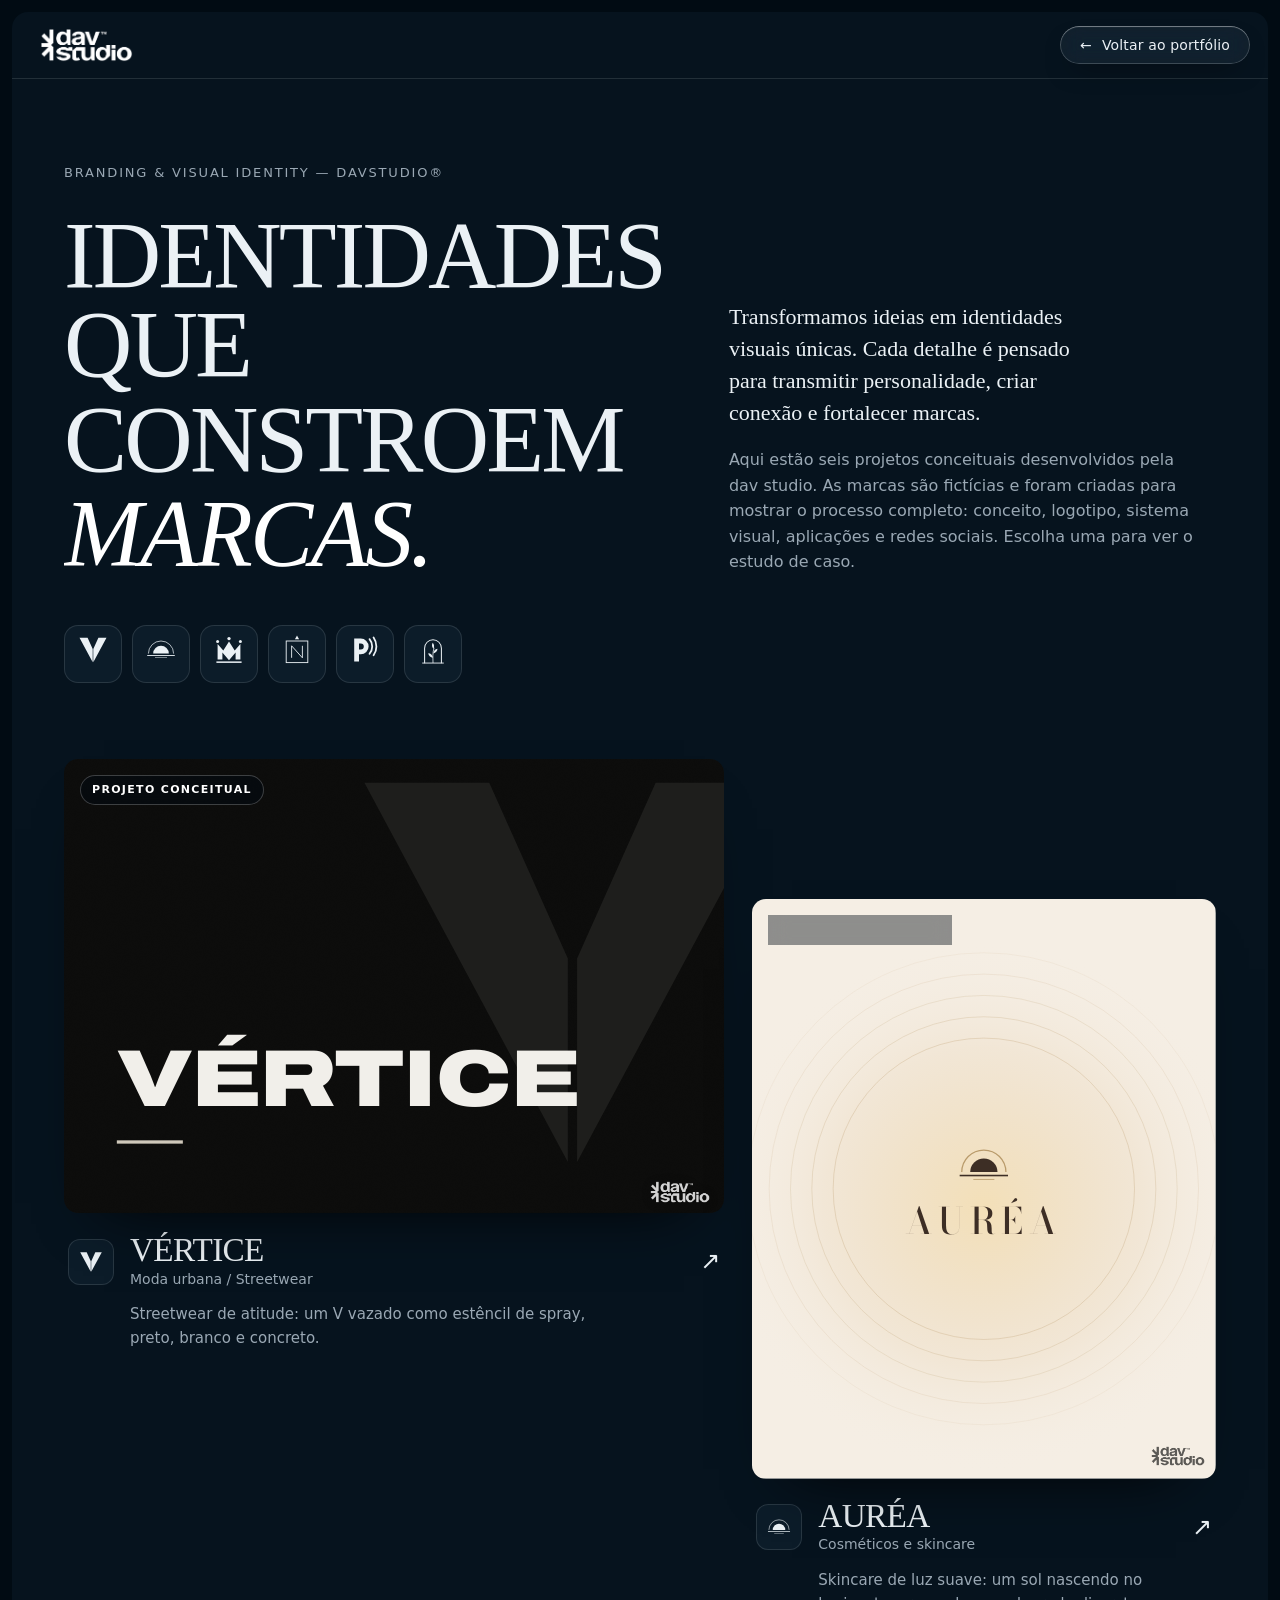
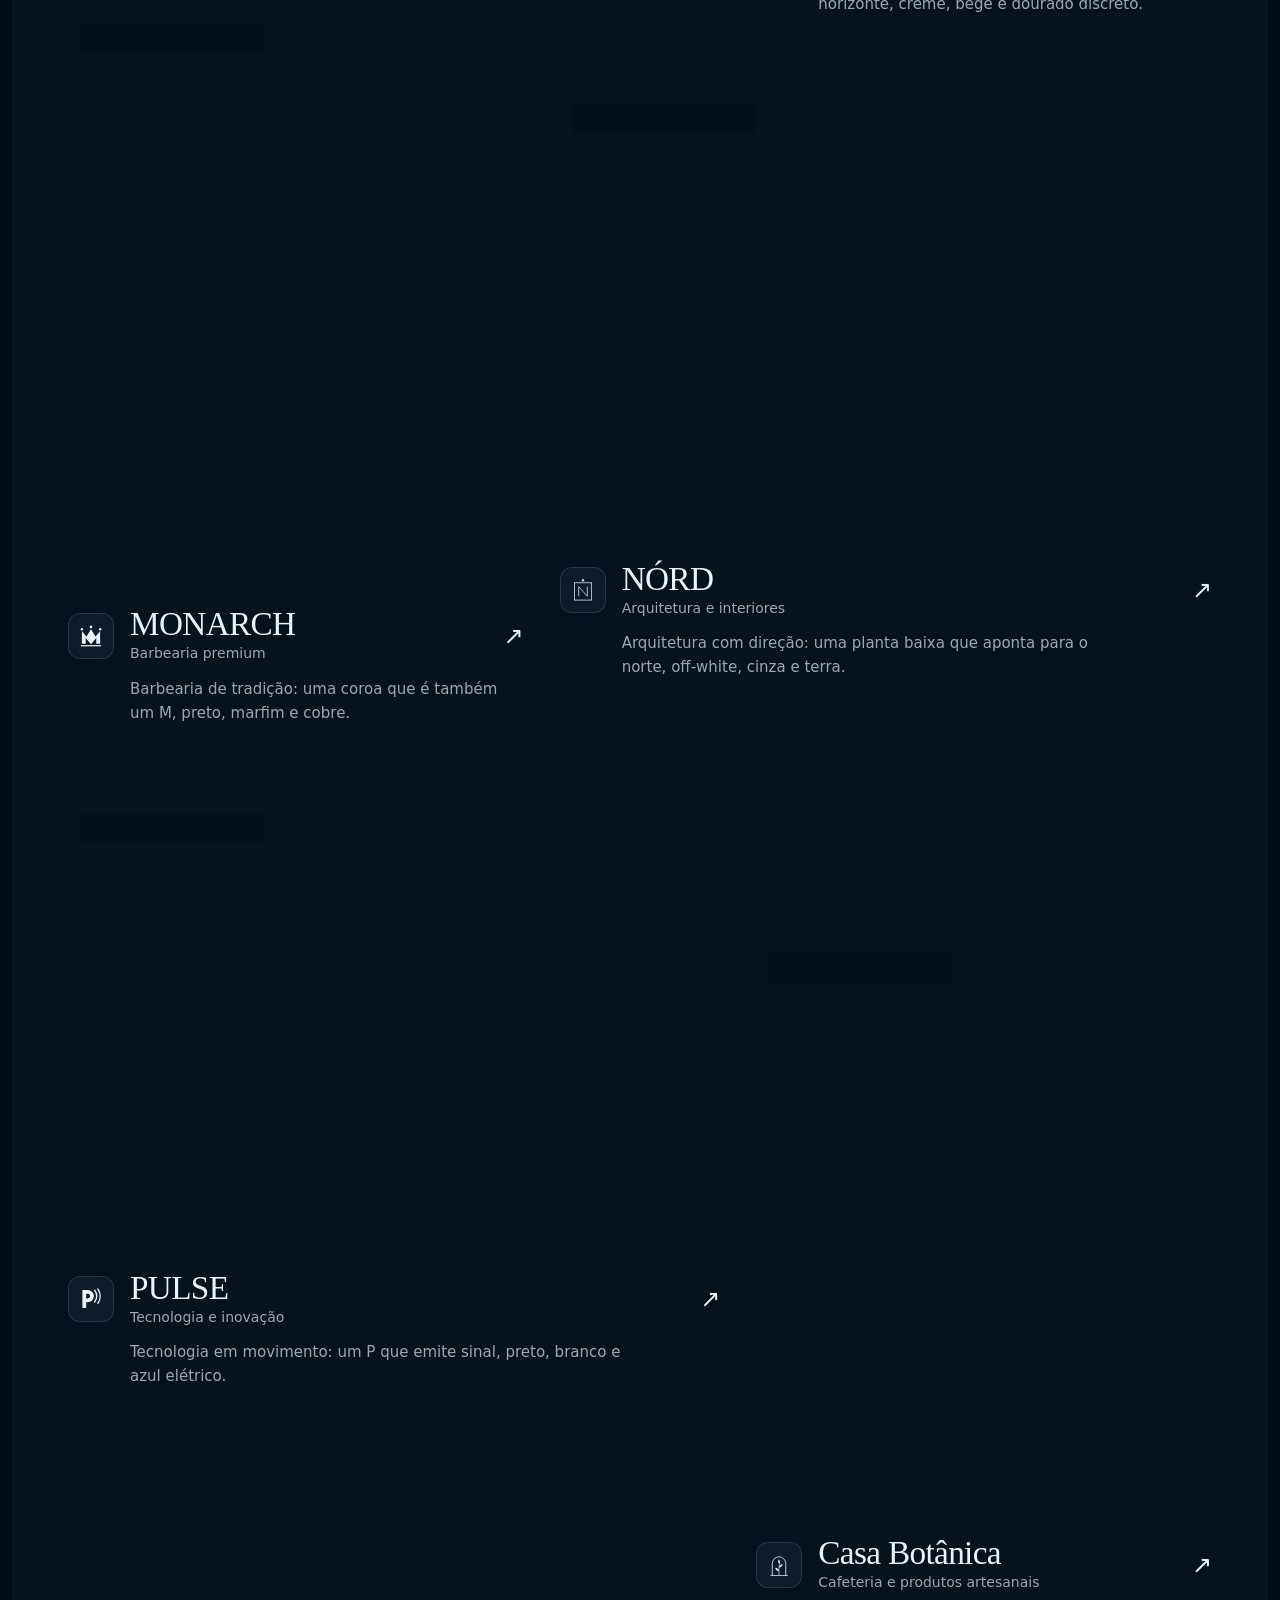
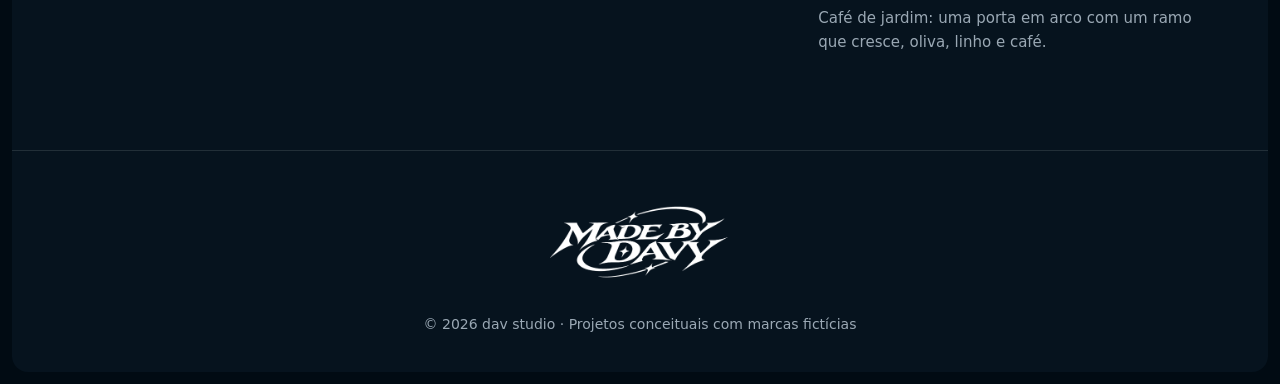
<file: identidade-visual.html>
<!DOCTYPE html>
<html lang="pt-BR"><head><meta charset="utf-8"><meta name="viewport" content="width=device-width,initial-scale=1,viewport-fit=cover">
<script async src="https://www.googletagmanager.com/gtag/js?id=G-4ET2LEHL5F"></script>
<script>
window.dataLayer = window.dataLayer || [];
function gtag(){dataLayer.push(arguments);}
gtag('js', new Date());
gtag('config', 'G-4ET2LEHL5F');
</script>
<title>Identidade visual · dav studio</title>
<meta name="description" content="Seis identidades visuais conceituais criadas pela dav studio: conceito, logotipo, sistema visual, aplicações e redes sociais.">
<meta name="robots" content="index,follow,max-image-preview:large">
<link rel="canonical" href="https://davstudiio.vercel.app/identidade-visual.html">
<meta name="theme-color" content="#010b13">
<meta property="og:type" content="website">
<meta property="og:locale" content="pt_BR">
<meta property="og:site_name" content="dav studio">
<meta property="og:url" content="https://davstudiio.vercel.app/identidade-visual.html">
<meta property="og:title" content="Identidades que constroem marcas · dav studio">
<meta property="og:description" content="Seis projetos conceituais de branding e identidade visual.">
<meta property="og:image" content="https://davstudiio.vercel.app/assets/davy.jpg">
<meta property="og:image:width" content="1000">
<meta property="og:image:height" content="1333">
<meta property="og:image:alt" content="Foto do Davy, da dav studio">
<meta name="twitter:card" content="summary">
<link rel="icon" type="image/png" href="assets/favicon.png">
<link rel="apple-touch-icon" href="assets/apple-touch-icon.png">
<link rel="preconnect" href="https://fonts.googleapis.com"><link rel="preconnect" href="https://fonts.gstatic.com" crossorigin>
<link href="https://api.fontshare.com/v2/css?f[]=zodiak@400,401,500,700&f[]=general-sans@400,500,600&display=swap" rel="stylesheet">
<!-- fontes das seis marcas conceituais -->
<link href="https://fonts.googleapis.com/css2?family=Archivo:wdth,wght@125,900&family=Space+Mono:wght@400;700&family=Bodoni+Moda:wght@500&family=Jost:wght@300;400&family=Playfair+Display:wght@400;800&family=Barlow+Condensed:wght@500;600&family=Outfit:wght@300;400&family=IBM+Plex+Mono&family=Unbounded:wght@400;700&family=JetBrains+Mono&family=Fraunces:ital,wght@0,400;0,600;1,600&family=Karla:wght@400;700&display=swap" rel="stylesheet">
<link rel="stylesheet" href="identidade/estilo.css">
</head><body>
<!-- luz, sombra e textura compartilhadas pelos mockups -->
<svg class="defs" aria-hidden="true" focusable="false"><defs>
  <filter id="f-sombra" x="-30%" y="-30%" width="160%" height="160%"><feGaussianBlur stdDeviation="12"/></filter>
  <filter id="f-sombra-m" x="-30%" y="-30%" width="160%" height="160%"><feGaussianBlur stdDeviation="7"/></filter>
  <filter id="f-sombra-p" x="-30%" y="-30%" width="160%" height="160%"><feGaussianBlur stdDeviation="3"/></filter>
  <filter id="f-sombra-g" x="-30%" y="-30%" width="160%" height="160%"><feGaussianBlur stdDeviation="22"/></filter>
  <filter id="f-ruido" x="0" y="0" width="100%" height="100%"><feTurbulence type="fractalNoise" baseFrequency=".9" numOctaves="2" stitchTiles="stitch"/><feColorMatrix values="0 0 0 0 0  0 0 0 0 0  0 0 0 0 0  0 0 0 .22 0"/></filter>
  <filter id="f-ruido-g" x="0" y="0" width="100%" height="100%"><feTurbulence type="fractalNoise" baseFrequency=".45" numOctaves="4" stitchTiles="stitch"/><feColorMatrix values="0 0 0 0 0  0 0 0 0 0  0 0 0 0 0  0 0 0 .5 -.05"/></filter>
  <filter id="f-escovado" x="0" y="0" width="100%" height="100%"><feTurbulence type="fractalNoise" baseFrequency=".002 .7" numOctaves="2"/><feColorMatrix values="0 0 0 0 0  0 0 0 0 0  0 0 0 0 0  0 0 0 .7 0"/></filter>
  <linearGradient id="g-luz-v" x1="0" y1="0" x2="0" y2="1"><stop offset="0" stop-color="#fff" stop-opacity=".2"/><stop offset=".45" stop-color="#fff" stop-opacity="0"/><stop offset="1" stop-color="#000" stop-opacity=".22"/></linearGradient>
  <linearGradient id="g-luz-h" x1="0" y1="0" x2="1" y2="0"><stop offset="0" stop-color="#fff" stop-opacity=".16"/><stop offset=".5" stop-color="#fff" stop-opacity="0"/><stop offset="1" stop-color="#000" stop-opacity=".2"/></linearGradient>
  <linearGradient id="g-cil" x1="0" y1="0" x2="1" y2="0"><stop offset="0" stop-color="#000" stop-opacity=".35"/><stop offset=".22" stop-color="#fff" stop-opacity=".22"/><stop offset=".4" stop-color="#fff" stop-opacity="0"/><stop offset=".75" stop-color="#000" stop-opacity=".08"/><stop offset="1" stop-color="#000" stop-opacity=".42"/></linearGradient>
  <radialGradient id="g-chao"><stop offset="0" stop-color="#000" stop-opacity=".7"/><stop offset="1" stop-color="#000" stop-opacity="0"/></radialGradient>
  <radialGradient id="g-cena" cx=".32" cy=".22" r="1"><stop offset="0" stop-color="#fff" stop-opacity=".16"/><stop offset=".55" stop-color="#fff" stop-opacity="0"/><stop offset="1" stop-color="#000" stop-opacity=".32"/></radialGradient>
  <radialGradient id="g-halo"><stop offset="0" stop-color="#F3DDB0" stop-opacity=".85"/><stop offset=".6" stop-color="#EAD5B5" stop-opacity=".3"/><stop offset="1" stop-color="#F5EEE4" stop-opacity="0"/></radialGradient>
  <linearGradient id="g-ouro" x1="0" y1="0" x2="1" y2="1"><stop offset="0" stop-color="#E2CC9C"/><stop offset=".45" stop-color="#A9875A"/><stop offset=".7" stop-color="#D4B984"/><stop offset="1" stop-color="#94754A"/></linearGradient>
  <linearGradient id="g-cobre" x1="0" y1="0" x2="1" y2="1"><stop offset="0" stop-color="#E09A5A"/><stop offset=".45" stop-color="#8E5427"/><stop offset=".7" stop-color="#C97E3E"/><stop offset="1" stop-color="#6E3E1C"/></linearGradient>
  <linearGradient id="g-latao" x1="0" y1="0" x2="1" y2="1"><stop offset="0" stop-color="#DCC79E"/><stop offset=".5" stop-color="#AE925F"/><stop offset=".75" stop-color="#CDB68A"/><stop offset="1" stop-color="#8F7449"/></linearGradient>
  <linearGradient id="g-aluminio" x1="0" y1="0" x2="0" y2="1"><stop offset="0" stop-color="#E6E8EC"/><stop offset=".6" stop-color="#C3C6CC"/><stop offset="1" stop-color="#9DA0A6"/></linearGradient>
  <linearGradient id="g-vitrine" x1="0" y1="0" x2="0" y2="1"><stop offset="0" stop-color="#3b2a1a"/><stop offset=".6" stop-color="#7a4d26" stop-opacity=".55"/><stop offset="1" stop-color="#140f0b"/></linearGradient>
  <linearGradient id="g-vitrine-q" x1="0" y1="0" x2="0" y2="1"><stop offset="0" stop-color="#f2c98a" stop-opacity=".35"/><stop offset="1" stop-color="#2b2a22" stop-opacity="0"/></linearGradient>
  <linearGradient id="g-reflexo" x1="0" y1="0" x2="1" y2="1"><stop offset=".2" stop-color="#fff" stop-opacity="0"/><stop offset=".3" stop-color="#fff" stop-opacity=".14"/><stop offset=".42" stop-color="#fff" stop-opacity="0"/><stop offset=".5" stop-color="#fff" stop-opacity=".07"/><stop offset=".56" stop-color="#fff" stop-opacity="0"/></linearGradient>
</defs></svg>

<div class="moldura">
  <div class="cartao">
    <header class="topo"><a class="topo__marca" href="index.html" aria-label="dav studio, voltar ao início do portfólio"><img src="assets/logo-davstudio.png" alt="dav studio" width="777" height="284"></a>
      <a class="botao botao--linha botao--p" href="index.html#projetos"><span class="seta seta--esq">←</span> Voltar ao portfólio</a></header>
    <main id="app" aria-live="polite"><p class="carregando-iv">Carregando as identidades…</p></main>
    <footer class="rodape">
      <a href="https://www.instagram.com/davstudiio/" target="_blank" rel="noopener noreferrer" class="davy-plate" aria-label="Made by Davy, abre o Instagram @davstudiio"><img src="assets/made-by-davy.png" alt="Made by Davy" width="1928" height="815" loading="lazy" class="davy-plate-img"></a>
      <p>© 2026 dav studio · Projetos conceituais com marcas fictícias</p>
    </footer>
  </div>
</div>

<script src="identidade/marcas.js"></script>
<script src="identidade/mockups.js"></script>
<script src="identidade/fotos.js"></script>
<script src="identidade/app.js"></script>
<script src="assets/aviso-cookies.js"></script>
</body></html>
</file>
<file: identidade/estilo.css>
/* Identidade visual: mesma base do portfólio (cores, fontes, botões de vidro).
   Dentro de cada caso, as variáveis --c-* trocam para a direção de arte da marca. */
:root{
  --fundo:#010b13;--cartao:#06131e;--cartao-2:#0c1c29;--linha:rgb(235 241 245/.12);
  --osso:#ebf1f5;--suave:#9aa8b4;--mech-luz:#ffffff;--tinta:#010b13;
  --titulo:Zodiak,Georgia,serif;--texto:'General Sans',system-ui,sans-serif;--saida:cubic-bezier(.16,1,.3,1);--mola:cubic-bezier(.34,1.4,.64,1)
}
*{box-sizing:border-box;margin:0}
html{scroll-behavior:smooth;-webkit-text-size-adjust:100%}
body{background:var(--fundo);color:var(--osso);font-family:var(--texto);font-size:16px;line-height:1.6;overflow-x:clip}
::selection{background:#fff;color:var(--tinta)}
a{color:inherit}
:focus-visible{outline:2px solid var(--mech-luz);outline-offset:4px}
.sr{position:absolute;width:1px;height:1px;overflow:hidden;clip-path:inset(50%);white-space:nowrap}
.defs{position:absolute;width:0;height:0;overflow:hidden}

.moldura{padding:12px}
.cartao{background:var(--cartao);border-radius:16px;overflow:clip;position:relative}
.topo{display:flex;justify-content:space-between;align-items:center;gap:16px;padding:14px 18px 14px 28px;border-bottom:1px solid var(--linha)}
.topo__marca{display:block;line-height:0}.topo__marca img{height:34px;width:auto}
.carregando-iv{padding:120px 52px;color:var(--suave)}

/* ---------- botões de vidro (iguais aos do portfólio) ---------- */
.botao{position:relative;overflow:hidden;display:inline-flex;align-items:center;gap:10px;padding:15px 26px;font:500 15px var(--texto);letter-spacing:.01em;text-decoration:none;border-radius:999px;cursor:pointer;border:0;transition:transform .14s,background .25s,color .25s}
.botao--p{padding:11px 20px;font-size:14px}
.botao:active{transform:scale(.96)}
.botao .seta{position:relative;display:inline-block;overflow:hidden;line-height:1;vertical-align:middle}
.botao .seta b{display:block;font-weight:inherit;transition:transform .45s var(--saida);text-shadow:-1.6em 0 0 currentColor}
.botao:hover .seta b,.botao:focus-visible .seta b{transform:translateX(1.6em)}
.botao .seta--esq b{text-shadow:1.6em 0 0 currentColor}
.botao:hover .seta--esq b,.botao:focus-visible .seta--esq b{transform:translateX(-1.6em)}
.botao::before{content:"";position:absolute;inset:0;border-radius:inherit;pointer-events:none;opacity:0;transition:opacity .35s;background:radial-gradient(90px 60px at var(--gx,50%) var(--gy,0%),rgba(255,255,255,.55),rgba(255,255,255,0) 70%);mix-blend-mode:soft-light}
.botao:hover::before{opacity:1}
.botao::after{content:"";position:absolute;inset:0;border-radius:inherit;pointer-events:none;box-shadow:inset 0 1px 1px rgba(255,255,255,.55),inset 0 -1px 2px rgba(1,11,19,.18),inset 0 0 0 1px rgba(255,255,255,.18)}
.onda-agua{position:absolute;width:12px;height:12px;margin:-6px 0 0 -6px;border-radius:50%;pointer-events:none;border:1.5px solid rgba(255,255,255,.7);animation:ondaAgua .7s var(--saida) forwards}
@keyframes ondaAgua{to{transform:scale(18);opacity:0;border-width:.5px}}
.botao--cheio{color:var(--tinta);background:linear-gradient(180deg,rgba(255,255,255,.96),rgba(235,241,245,.78));box-shadow:0 14px 30px -14px rgba(0,0,0,.65)}
.botao--cheio:hover{background:linear-gradient(180deg,#fff,rgba(235,241,245,.9))}
.botao--cheio .onda-agua{border-color:rgba(1,11,19,.35)}
.botao--linha{color:var(--osso);background:rgba(235,241,245,.06);-webkit-backdrop-filter:blur(12px) saturate(1.3);backdrop-filter:blur(12px) saturate(1.3);box-shadow:0 12px 28px -14px rgba(0,0,0,.7)}
.botao--linha::after{box-shadow:inset 0 1px 1px rgba(255,255,255,.3),inset 0 0 0 1px rgba(235,241,245,.2)}
.botao--linha:hover{background:rgba(235,241,245,.12)}

/* ---------- assinatura dav studio sobre as demonstrações ---------- */
.assinatura{position:absolute;right:clamp(10px,2.2%,20px);bottom:clamp(10px,2.2%,18px);z-index:3;width:clamp(54px,9%,96px);height:auto;opacity:.82;pointer-events:none;filter:drop-shadow(0 1px 6px rgb(0 0 0/.35))}
.assinatura--escura{filter:invert(1);opacity:.62}

/* ---------- abertura da seção ---------- */
@keyframes sobe{to{transform:none}}
@keyframes aparece{from{opacity:0;transform:translateY(14px)}to{opacity:1;transform:none}}
.iv-abre{display:grid;grid-template-columns:1.25fr 1fr;gap:28px 56px;padding:84px 52px 64px;align-items:end}
.iv-sobre{grid-column:1/-1;font-size:13px;letter-spacing:.14em;color:var(--suave);opacity:0;animation:aparece .9s var(--saida) .05s forwards}
.iv-titulo{font-family:var(--titulo);font-weight:400;font-size:clamp(46px,7.4vw,118px);line-height:.94;letter-spacing:-.03em}
.iv-titulo .l{display:block;overflow:hidden;padding-bottom:.06em}
.iv-titulo .l>span{display:inline-block;transform:translateY(105%);animation:sobe 1.1s var(--saida) forwards}
.iv-titulo .l:nth-child(2)>span{animation-delay:.1s}.iv-titulo .l:nth-child(3)>span{animation-delay:.2s}
.iv-titulo em{font-style:italic;color:var(--mech-luz)}
.iv-abre__txt{opacity:0;animation:aparece .9s var(--saida) .45s forwards;padding-bottom:10px}
.iv-desc{font-family:var(--titulo);font-size:22px;line-height:1.45;max-width:34ch}
.iv-nota{margin-top:18px;color:var(--suave);max-width:46ch}
.iv-indice{grid-column:1/-1;list-style:none;padding:0;display:flex;flex-wrap:wrap;gap:10px;margin-top:12px;opacity:0;animation:aparece .9s var(--saida) .6s forwards}
.iv-indice a{display:grid;place-items:center;width:58px;height:58px;border-radius:14px;background:var(--cartao-2);box-shadow:inset 0 0 0 1px var(--linha);color:var(--osso);transition:transform .45s var(--mola),background .3s,color .3s}
.iv-indice a:hover,.iv-indice a:focus-visible{transform:translateY(-4px) rotate(-4deg);background:var(--osso);color:var(--tinta)}
.iv-indice svg{width:30px;height:30px}

/* ---------- galeria ---------- */
.iv-galeria{padding:12px 52px 96px}
.iv-grade{list-style:none;padding:0;display:grid;grid-template-columns:repeat(12,1fr);gap:72px 28px}
.iv-card:nth-child(4n+1),.iv-card:nth-child(4n){grid-column:span 7}
.iv-card:nth-child(4n+2),.iv-card:nth-child(4n+3){grid-column:span 5}
.iv-card:nth-child(4n+2){margin-top:140px}
.iv-card:nth-child(4n+3){margin-top:-80px}
.iv-card{opacity:0;transform:translateY(40px);transition:opacity 1s var(--saida),transform 1s var(--saida)}
.iv-card.visivel{opacity:1;transform:none}
.iv-card:nth-child(even).visivel{transition-delay:.12s}
.iv-card__link{display:block;text-decoration:none;color:inherit;border-radius:14px}
.iv-card__capa{position:relative;overflow:hidden;border-radius:14px;background:var(--cartao-2);transform:perspective(1200px) rotateX(var(--rx,0deg)) rotateY(var(--ry,0deg));transition:transform .6s var(--saida),box-shadow .6s var(--saida);box-shadow:0 30px 60px -40px #000}
.iv-card--larga .iv-card__capa{aspect-ratio:16/11}
.iv-card--alta .iv-card__capa{aspect-ratio:4/5}
.iv-card__capa>svg{position:absolute;inset:0;width:100%;height:100%;display:block;transition:transform 1.1s var(--saida),opacity .7s ease}
.iv-card__capa>img.iv-card__b{position:absolute;inset:0;width:100%;height:100%;display:block;object-fit:cover;transition:transform 1.1s var(--saida),opacity .7s ease}
.iv-card__b{opacity:0;transform:scale(1.08)}
.iv-card__link:hover .iv-card__a,.iv-card__link:focus-visible .iv-card__a{transform:scale(1.05);opacity:0}
.iv-card__link:hover .iv-card__b,.iv-card__link:focus-visible .iv-card__b{opacity:1;transform:scale(1.02)}
.iv-card__link:hover .iv-card__capa{box-shadow:0 40px 80px -36px #000}
.iv-selo{position:absolute;left:16px;top:16px;z-index:3;padding:6px 12px;border-radius:999px;font-size:11px;font-weight:600;letter-spacing:.12em;color:#fff;background:rgb(1 11 19/.42);-webkit-backdrop-filter:blur(10px);backdrop-filter:blur(10px);box-shadow:inset 0 0 0 1px rgba(255,255,255,.22)}
.iv-card__info{display:grid;grid-template-columns:auto 1fr auto;gap:4px 16px;align-items:center;padding:20px 4px 0}
.iv-card__logo{display:grid;place-items:center;width:46px;height:46px;border-radius:12px;background:var(--cartao-2);box-shadow:inset 0 0 0 1px var(--linha);color:var(--osso);transition:background .35s,color .35s}
.iv-card__logo svg{width:24px;height:24px}
.iv-card__link:hover .iv-card__logo{background:var(--osso);color:var(--tinta)}
.iv-card__nome{font-family:var(--titulo);font-weight:400;font-size:clamp(26px,2.6vw,36px);line-height:1.05;letter-spacing:-.02em}
.iv-card__seg{color:var(--suave);font-size:14px}
.iv-card__seta{font-size:24px;transition:transform .45s var(--saida)}
.iv-card__link:hover .iv-card__seta{transform:translate(5px,-5px)}
.iv-card__desc{grid-column:2/-1;color:var(--suave);max-width:52ch;margin-top:8px;font-size:15px}

/* ---------- caso ---------- */
.caso{--c-fundo:#000;background:var(--c-fundo);color:var(--c-texto)}
.caso[data-tom="claro"] .botao--linha{color:var(--c-texto);background:rgb(0 0 0/.05)}
.caso[data-tom="claro"] .botao--linha::after{box-shadow:inset 0 1px 1px rgba(255,255,255,.6),inset 0 0 0 1px rgb(0 0 0/.14)}
.caso[data-tom="claro"] :focus-visible{outline-color:var(--c-texto)}
.cs-barra{position:sticky;top:0;z-index:20;display:flex;align-items:center;gap:16px;padding:10px 18px;background:color-mix(in srgb,var(--c-fundo) 82%,transparent);-webkit-backdrop-filter:blur(14px);backdrop-filter:blur(14px);border-bottom:1px solid color-mix(in srgb,var(--c-texto) 12%,transparent)}
.cs-barra__nome{flex:1;text-align:center;font-family:var(--c-fp);font-weight:var(--c-peso);font-stretch:var(--c-estica);font-style:var(--c-estilo);font-size:17px}
.cs-barra__nome small{font-family:var(--texto);font-weight:500;font-style:normal;font-stretch:100%;font-size:12px;margin-left:8px;opacity:.6;font-variant-numeric:tabular-nums}
.cs-barra__setas{display:flex;gap:8px}
.cs-seta{display:grid;place-items:center;width:42px;height:42px;border-radius:50%;text-decoration:none;box-shadow:inset 0 0 0 1px color-mix(in srgb,var(--c-texto) 22%,transparent);transition:background .3s,color .3s,transform .4s var(--mola)}
.cs-seta:hover{background:var(--c-texto);color:var(--c-fundo);transform:scale(1.08)}

.cs-capa{position:relative}
.cs-capa__img{position:relative;height:min(78svh,820px);overflow:hidden}
.cs-capa__img svg{position:absolute;inset:0;width:100%;height:100%;animation:capaEntra 1.6s var(--saida) both}
@keyframes capaEntra{from{transform:scale(1.12);filter:blur(6px)}}
.cs-capa__txt{display:flex;flex-wrap:wrap;align-items:baseline;gap:8px 28px;padding:36px 52px 0}
.iv-selo--solto{position:static;color:var(--c-texto);background:transparent;box-shadow:inset 0 0 0 1px color-mix(in srgb,var(--c-texto) 35%,transparent);flex-basis:auto;align-self:center}
.cs-nome{flex-basis:100%;font-family:var(--c-fp);font-weight:var(--c-peso);font-stretch:var(--c-estica);font-style:var(--c-estilo);font-size:clamp(40px,5.6vw,88px);line-height:1.05;letter-spacing:-.02em;outline:0;animation:aparece 1s var(--saida) .25s both}
.cs-seg{font-family:var(--c-fs);color:var(--c-suave);animation:aparece 1s var(--saida) .4s both}

.cs-sec{padding:96px 52px 0}
.cs-cab{display:grid;grid-template-columns:minmax(0,1fr) minmax(0,1.2fr);gap:12px 56px;align-items:end;margin-bottom:36px}
.cs-cab h2{font-family:var(--c-fp);font-weight:var(--c-peso);font-stretch:var(--c-estica);font-style:var(--c-estilo);font-size:clamp(32px,4.2vw,60px);line-height:1.02;letter-spacing:-.015em}
.cs-cab p{font-family:var(--c-fs);color:var(--c-suave);max-width:58ch;font-size:16px}
.cs-conceito{display:grid;grid-template-columns:minmax(0,1fr) minmax(0,1.2fr);gap:56px}
.cs-conceito .cs-cab{display:block}
.cs-lead{font-family:var(--c-fl);font-weight:var(--c-fl-peso);font-size:clamp(19px,1.7vw,24px);line-height:1.55;max-width:48ch}
.cs-tags{list-style:none;padding:0;display:flex;flex-wrap:wrap;gap:8px;margin:28px 0}
.cs-tags li{padding:8px 16px;border-radius:999px;font-family:var(--c-fs);font-size:14px;box-shadow:inset 0 0 0 1px color-mix(in srgb,var(--c-texto) 28%,transparent)}
.cs-ficha{display:grid;grid-template-columns:repeat(4,1fr);border-top:1px solid color-mix(in srgb,var(--c-texto) 16%,transparent);border-bottom:1px solid color-mix(in srgb,var(--c-texto) 16%,transparent)}
.cs-ficha div{padding:14px 12px 14px 0}.cs-ficha div+div{padding-left:14px;border-left:1px solid color-mix(in srgb,var(--c-texto) 16%,transparent)}
.cs-ficha dt{font-size:12px;color:var(--c-suave)}.cs-ficha dd{margin:2px 0 0;font-size:15px;font-weight:500}

/* revelação progressiva: a imagem abre de baixo para cima */
.revela{opacity:0;transform:translateY(24px);transition:opacity .9s var(--saida),transform .9s var(--saida)}
.revela.visivel{opacity:1;transform:none}
.peca.revela{opacity:1;transform:none}
.peca .peca__quadro{clip-path:inset(12% 0 0 0 round 10px);transition:clip-path 1.2s var(--saida)}
.peca .peca__quadro svg{transform:scale(1.1);transition:transform 1.6s var(--saida)}
.peca.visivel .peca__quadro{clip-path:inset(0 0 0 0 round 10px)}
.peca.visivel .peca__quadro svg{transform:none}

.cs-logo{position:relative;border-radius:10px;overflow:hidden;margin-bottom:12px}
.cs-logo svg{display:block;width:100%;height:auto}
.peca{position:relative}
.peca__quadro{position:relative;overflow:hidden;border-radius:10px;line-height:0}
.peca__quadro svg{display:block;width:100%;height:auto}
.peca figcaption,.cs-tile figcaption{font-family:var(--c-fs);font-size:13px;color:var(--c-suave);padding:10px 2px 0}
.peca:hover .peca__quadro svg{transform:scale(1.025)}

.cs-sistema{display:grid;grid-template-columns:repeat(3,1fr);gap:12px}
.cs-tile{position:relative;border-radius:10px;overflow:hidden}
.cs-tile svg{display:block;width:100%;height:auto;aspect-ratio:1000/560}
.cs-tile figcaption{position:absolute;left:14px;bottom:10px;padding:0;color:inherit;opacity:.7}

.cs-paleta{list-style:none;padding:0;display:grid;grid-template-columns:2fr 1.4fr 1.2fr 1fr 1fr;gap:10px}
.cs-cor{background:var(--cor);border-radius:10px;min-height:300px;padding:18px;display:flex;flex-direction:column;box-shadow:inset 0 0 0 1px rgb(0 0 0/.08);transition:transform .5s var(--mola)}
.cs-cor:hover{transform:translateY(-6px)}
.cs-cor:nth-child(2){transition-delay:.06s}.cs-cor:nth-child(3){transition-delay:.12s}.cs-cor:nth-child(4){transition-delay:.18s}.cs-cor:nth-child(5){transition-delay:.24s}
.cs-cor__nome{font-weight:600;font-size:15px}
.cs-cor__hex{font-family:var(--c-fs);font-size:clamp(18px,1.6vw,24px);margin-top:auto}
.cs-cor__dados{font-size:12px;opacity:.75;margin-top:6px;line-height:1.5}
.cs-proporcao{display:flex;height:14px;border-radius:7px;overflow:hidden;margin-top:14px}
.cs-nota{font-size:13px;color:var(--c-suave);margin-top:8px}

.cs-fontes{display:grid;grid-template-columns:1fr 1fr;gap:12px}
.cs-fonte{background:var(--c-sup);border-radius:10px;padding:32px;display:flex;flex-direction:column}
.cs-fonte__papel{font-size:13px;color:var(--c-suave)}
.cs-fonte__aa{font-size:clamp(96px,11vw,170px);line-height:1;margin:18px 0 8px}
.cs-fonte h3{font-family:var(--texto);font-size:22px;font-weight:600}
.cs-fonte__nota{font-size:14px;color:var(--c-suave)}
.cs-fonte__abc{font-size:clamp(16px,1.6vw,22px);line-height:1.5;margin:22px 0;word-break:break-word}
.cs-fonte__uso{margin-top:auto;padding-top:14px;border-top:1px solid color-mix(in srgb,var(--c-texto) 14%,transparent);font-size:14px}

.cs-duo{display:grid;grid-template-columns:1fr 1fr;gap:12px}
/* fotos em duas colunas com a proporção original, sem cortar a marca */
.cs-fotos{display:grid;grid-template-columns:1fr 1fr;gap:0 12px;align-items:start}
.cs-fotos .peca{margin-bottom:24px}
.peca__quadro>img:first-child{display:block;width:100%;height:auto;transition:transform 1.6s var(--saida)}
.peca .peca__quadro>img:first-child{transform:scale(1.1)}
.peca.visivel .peca__quadro>img:first-child{transform:none}
.peca--foto:hover .peca__quadro>img:first-child{transform:scale(1.025)}
.cs-credito{font-size:12px;color:var(--c-suave);margin:-8px 0 0}
.cs-sub{font-family:var(--c-fp);font-weight:var(--c-peso);font-stretch:var(--c-estica);font-style:var(--c-estilo);font-size:clamp(22px,2.2vw,30px);margin:64px 0 20px}
.cs-bento{display:grid;grid-template-columns:1fr 1fr;grid-auto-flow:row dense;gap:28px 12px}
.peca--larga{grid-column:1/-1}
.cs-digital{display:grid;grid-template-columns:15fr 8fr;gap:12px;align-items:start}
.cs-digital .peca--tel:first-child{order:2}
.cs-posts{display:grid;grid-template-columns:repeat(3,1fr);gap:12px;margin-bottom:28px}
.cs-posts:focus-visible{outline-offset:6px}

.cs-fim{margin-top:110px;padding:110px 52px 96px;text-align:center;display:grid;justify-items:center;gap:22px}
.cs-fim__logo svg{width:84px;height:84px}
.cs-fim__frase{font-family:var(--c-fp);font-weight:var(--c-peso);font-stretch:var(--c-estica);font-style:var(--c-estilo);font-size:clamp(38px,6.4vw,96px);line-height:1.04;letter-spacing:-.02em;max-width:16ch}
.cs-fim__nota{max-width:52ch;opacity:.75}
.cs-fim__acoes{display:flex;flex-wrap:wrap;justify-content:center;gap:14px;margin-top:10px}
.caso .cs-fim .botao--linha{color:inherit;background:rgb(127 127 127/.12)}
/* capas: versão larga no desktop, versão em pé no tablet e celular */
.so-alto,.iv-card__capa>.so-alto{display:none}

.cs-proximos{display:grid;grid-template-columns:1fr 1fr;gap:12px;padding:12px;background:var(--cartao)}
.cs-prox{display:block;border-radius:12px;overflow:hidden;text-decoration:none;color:var(--osso);background:var(--cartao-2)}
.cs-prox__capa{position:relative;display:block;aspect-ratio:16/7;overflow:hidden}
.cs-prox__capa svg{position:absolute;inset:0;width:100%;height:100%;display:block;transition:transform 1s var(--saida)}
.cs-prox:hover .cs-prox__capa svg{transform:scale(1.06)}
.cs-prox__txt{display:grid;padding:14px 18px 16px}
.cs-prox__txt small{font-size:12px;opacity:.8}.cs-prox__txt b{font-family:var(--titulo);font-weight:400;font-size:28px;line-height:1.1}.cs-prox__txt span{font-size:13px;opacity:.8}

/* ---------- rodapé ---------- */
.rodape{display:flex;flex-direction:column;align-items:center;gap:10px;padding:32px 24px 36px;border-top:1px solid var(--linha);color:var(--suave);font-size:14px;text-align:center}
@keyframes flutua{0%,100%{transform:translateY(0)}50%{transform:translateY(-8px)}}
.davy-plate{display:block;padding:18px 32px;border-radius:999px;transition:transform .35s var(--saida)}
.davy-plate:hover{transform:translateY(-6px) scale(1.06)}
.davy-plate-img{display:block;width:200px;max-width:58vw;height:auto;animation:flutua 6s ease-in-out infinite}

/* ---------- transições entre páginas (View Transitions) ---------- */
::view-transition-old(root){animation:sai .45s var(--saida) both}
::view-transition-new(root){animation:entra .6s var(--saida) both}
::view-transition-group(*){animation-duration:.7s;animation-timing-function:cubic-bezier(.2,.9,.2,1)}
@keyframes sai{to{opacity:0;transform:translateY(-16px)}}
@keyframes entra{from{opacity:0;transform:translateY(24px)}}

/* ---------- notebook e tablet ---------- */
@media (max-width:1100px){
  .iv-abre{grid-template-columns:1fr;padding:64px 36px 48px}
  .iv-galeria{padding:8px 36px 80px}
  .iv-grade{grid-template-columns:1fr 1fr;gap:56px 20px}
  .iv-card:nth-child(n){grid-column:auto;margin-top:0}
  .iv-card:nth-child(even){margin-top:96px}
  .iv-card:nth-child(odd):not(:first-child){margin-top:-96px}
  .iv-card .iv-card__capa{aspect-ratio:4/5}
  .iv-card__capa .so-largo{display:none}.iv-card__capa .so-alto{display:block}
  .cs-sec{padding:80px 36px 0}.cs-capa__txt{padding:28px 36px 0}.cs-fim{padding:90px 36px 80px}
  .cs-conceito{grid-template-columns:1fr;gap:0}
  .cs-cab{grid-template-columns:1fr}
  .cs-sistema{grid-template-columns:1fr 1fr}
  .cs-paleta{grid-template-columns:repeat(5,1fr)}
  .cs-cor{min-height:240px;padding:14px}
  .cs-ficha{grid-template-columns:1fr 1fr}.cs-ficha div:nth-child(3){padding-left:0;border-left:0}.cs-ficha div:nth-child(n+3){border-top:1px solid color-mix(in srgb,var(--c-texto) 16%,transparent)}
}

/* ---------- celular: experiência própria, não uma redução ---------- */
@media (max-width:760px){
  .moldura{padding:8px}
  .topo{padding:12px 12px 12px 16px}.topo__marca img{height:26px}
  .topo .botao{padding:10px 14px;font-size:13px}
  .iv-abre{padding:44px 20px 32px;gap:20px}
  .iv-titulo{font-size:clamp(40px,12.4vw,64px)}
  .iv-desc{font-size:19px}
  .iv-indice{gap:8px}.iv-indice a{width:calc((100vw - 16px - 40px - 40px)/6);height:auto;aspect-ratio:1;border-radius:12px}
  .iv-galeria{padding:4px 12px 64px}
  .iv-grade{grid-template-columns:1fr;gap:44px}
  .iv-card:nth-child(n){margin-top:0}
  .iv-card__info{padding:16px 6px 0}
  .iv-card__desc{grid-column:1/-1}
  /* no toque não existe hover: a capa alterna sozinha quando o card aparece */
  .iv-card.visivel .iv-card__b{animation:alterna 7s ease-in-out 1.2s infinite}
  @keyframes alterna{0%,40%{opacity:0}50%,90%{opacity:1}100%{opacity:0}}
  .cs-barra{padding:8px 10px;gap:8px}.cs-barra .botao{padding:9px 14px;font-size:13px}.cs-barra__nome{font-size:14px;text-align:left}.cs-barra__nome small{display:block;margin:0}
  .cs-seta{width:38px;height:38px}
  .cs-capa__img{height:62svh}
  .cs-capa__img .so-largo{display:none}.cs-capa__img .so-alto{display:block}
  .cs-capa__txt{padding:22px 20px 0}
  .cs-sec{padding:64px 20px 0}
  .cs-cab{margin-bottom:24px}
  .cs-sistema{grid-template-columns:1fr;gap:8px}
  .cs-tile figcaption{font-size:12px;left:12px;bottom:8px}
  .cs-paleta{grid-template-columns:1fr;gap:6px}
  .cs-cor{min-height:0;flex-direction:row;flex-wrap:wrap;align-items:baseline;gap:0 12px;padding:22px 16px}
  .cs-cor__hex{margin:0 0 0 auto}.cs-cor__dados{flex-basis:100%}
  .cs-fontes,.cs-duo,.cs-bento,.cs-digital{grid-template-columns:1fr}
  .cs-fotos{grid-template-columns:1fr}
  .cs-fonte{padding:24px 20px}
  .cs-ficha dd{font-size:14px}
  /* posts viram um carrossel com encaixe */
  .cs-posts{display:flex;overflow-x:auto;scroll-snap-type:x mandatory;gap:10px;margin:0 -20px 24px;padding:0 20px 6px;scrollbar-width:none}
  .cs-posts::-webkit-scrollbar{display:none}
  .cs-posts .peca{flex:0 0 78%;scroll-snap-align:center}
  .cs-fim{margin-top:80px;padding:72px 20px 64px}
  .cs-fim__acoes{flex-direction:column;align-self:stretch}.cs-fim__acoes .botao{justify-content:center}
  .cs-proximos{grid-template-columns:1fr;padding:8px;gap:8px}
  .cs-prox__capa{aspect-ratio:16/8}
}
@media (hover:none){.peca:hover .peca__quadro svg{transform:none}}
@media (prefers-reduced-motion:reduce){
  *,*::before,*::after{animation:none!important;transition:none!important}
  .iv-titulo .l>span{transform:none}.iv-sobre,.iv-abre__txt,.iv-indice{opacity:1}
  .revela,.iv-card{opacity:1;transform:none}.peca .peca__quadro{clip-path:none}.peca .peca__quadro svg{transform:none}
}
</file>
